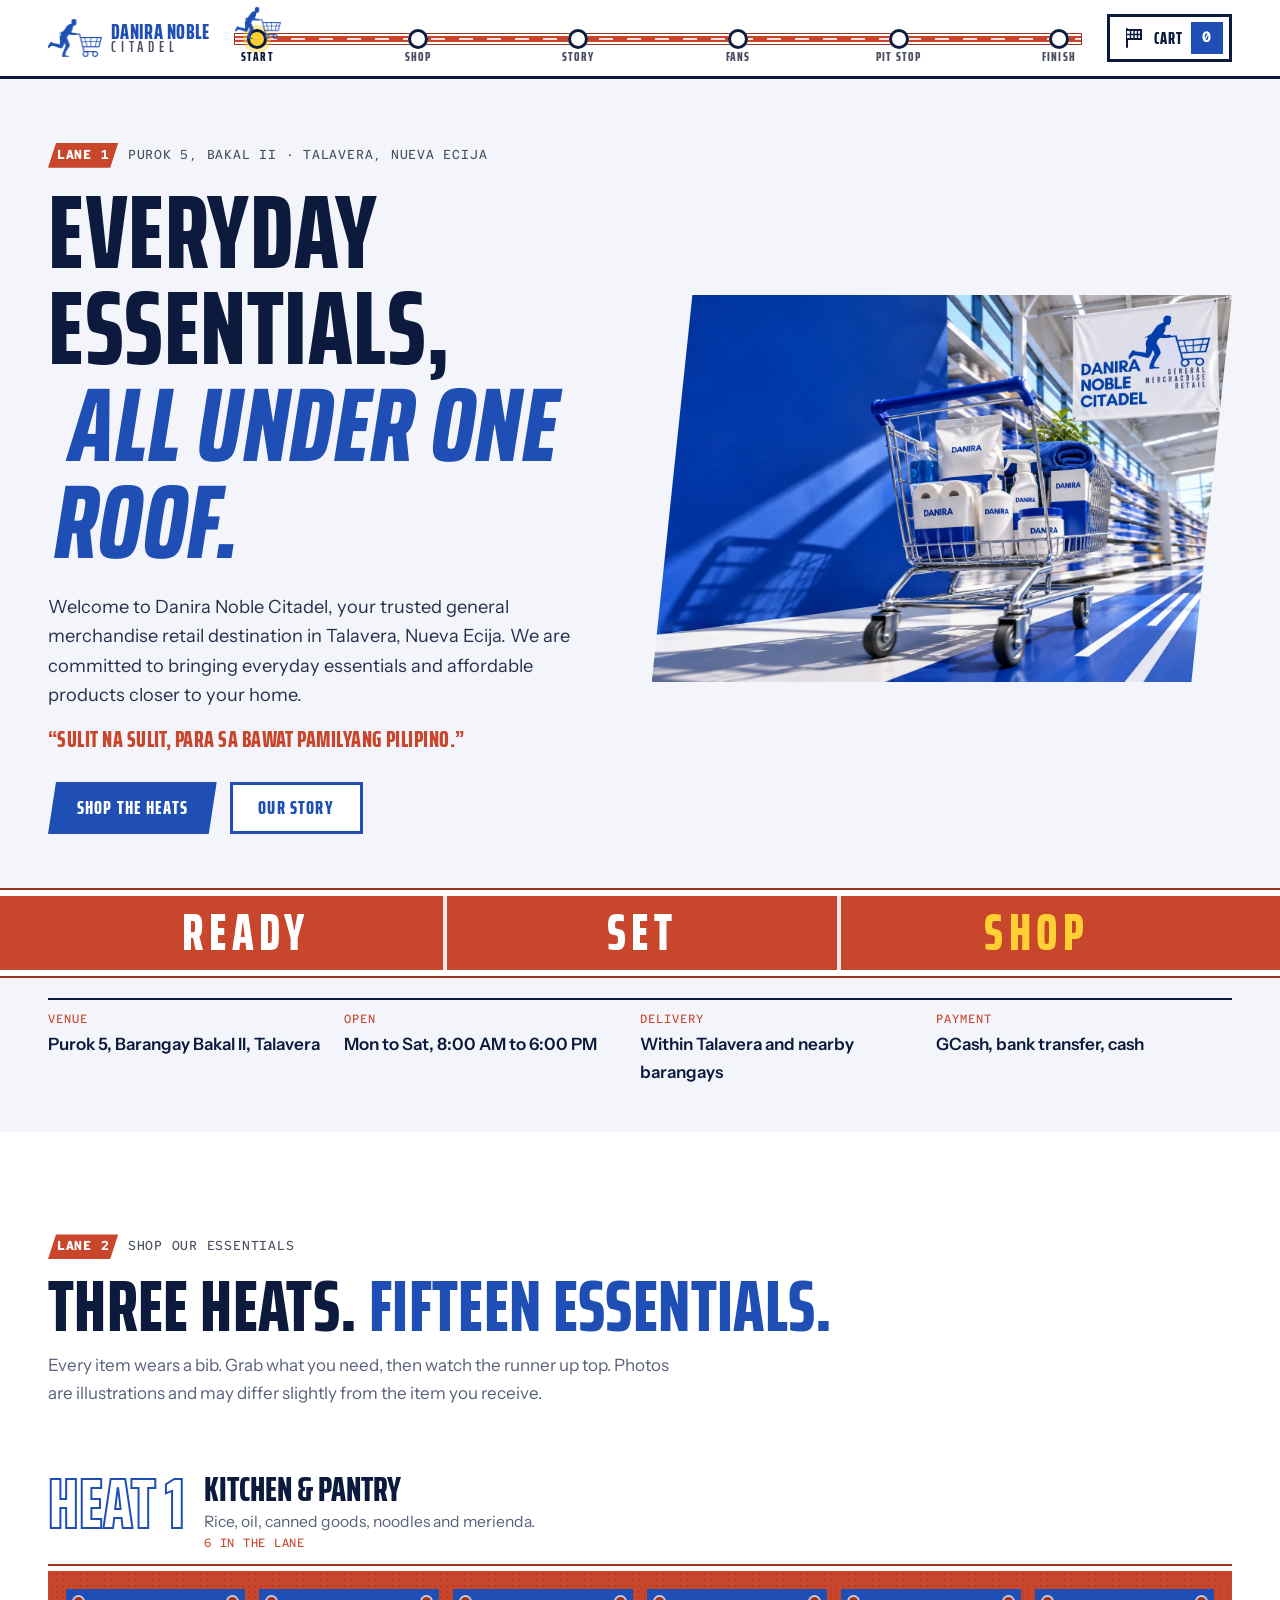
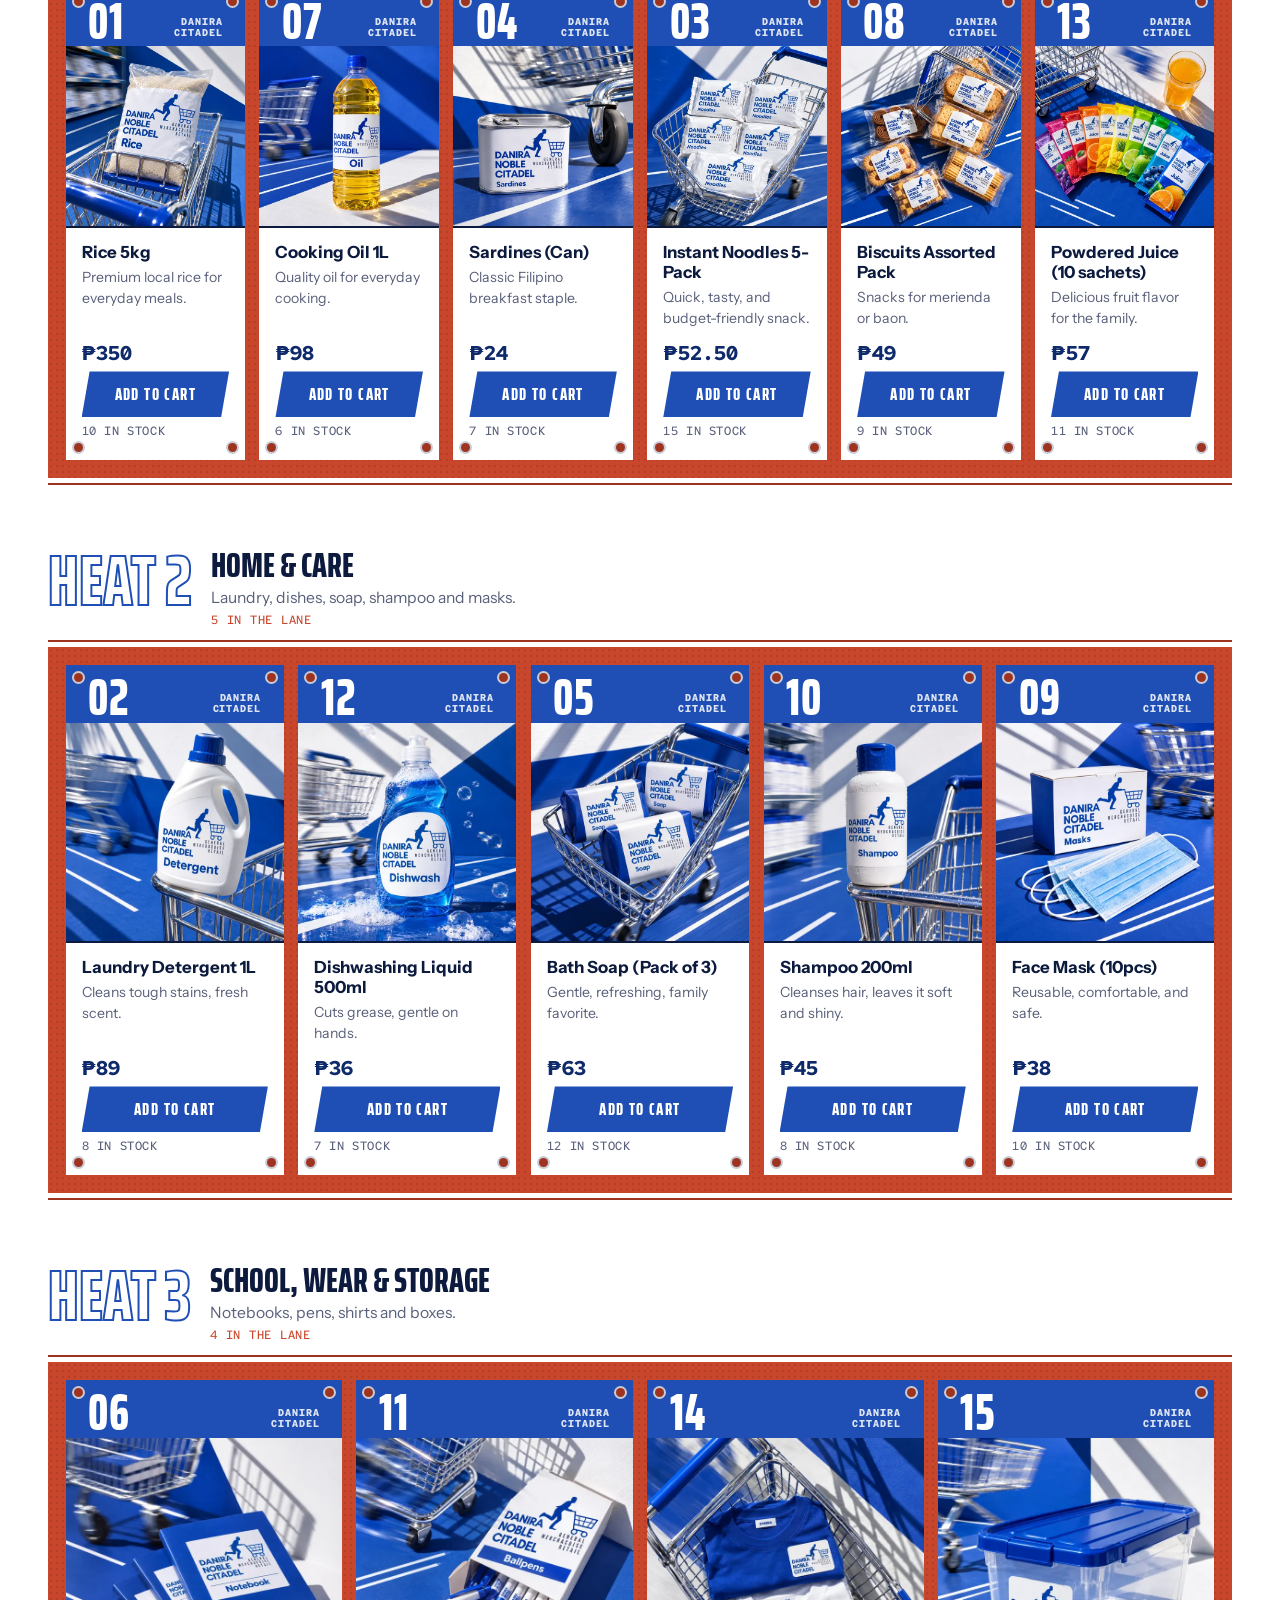
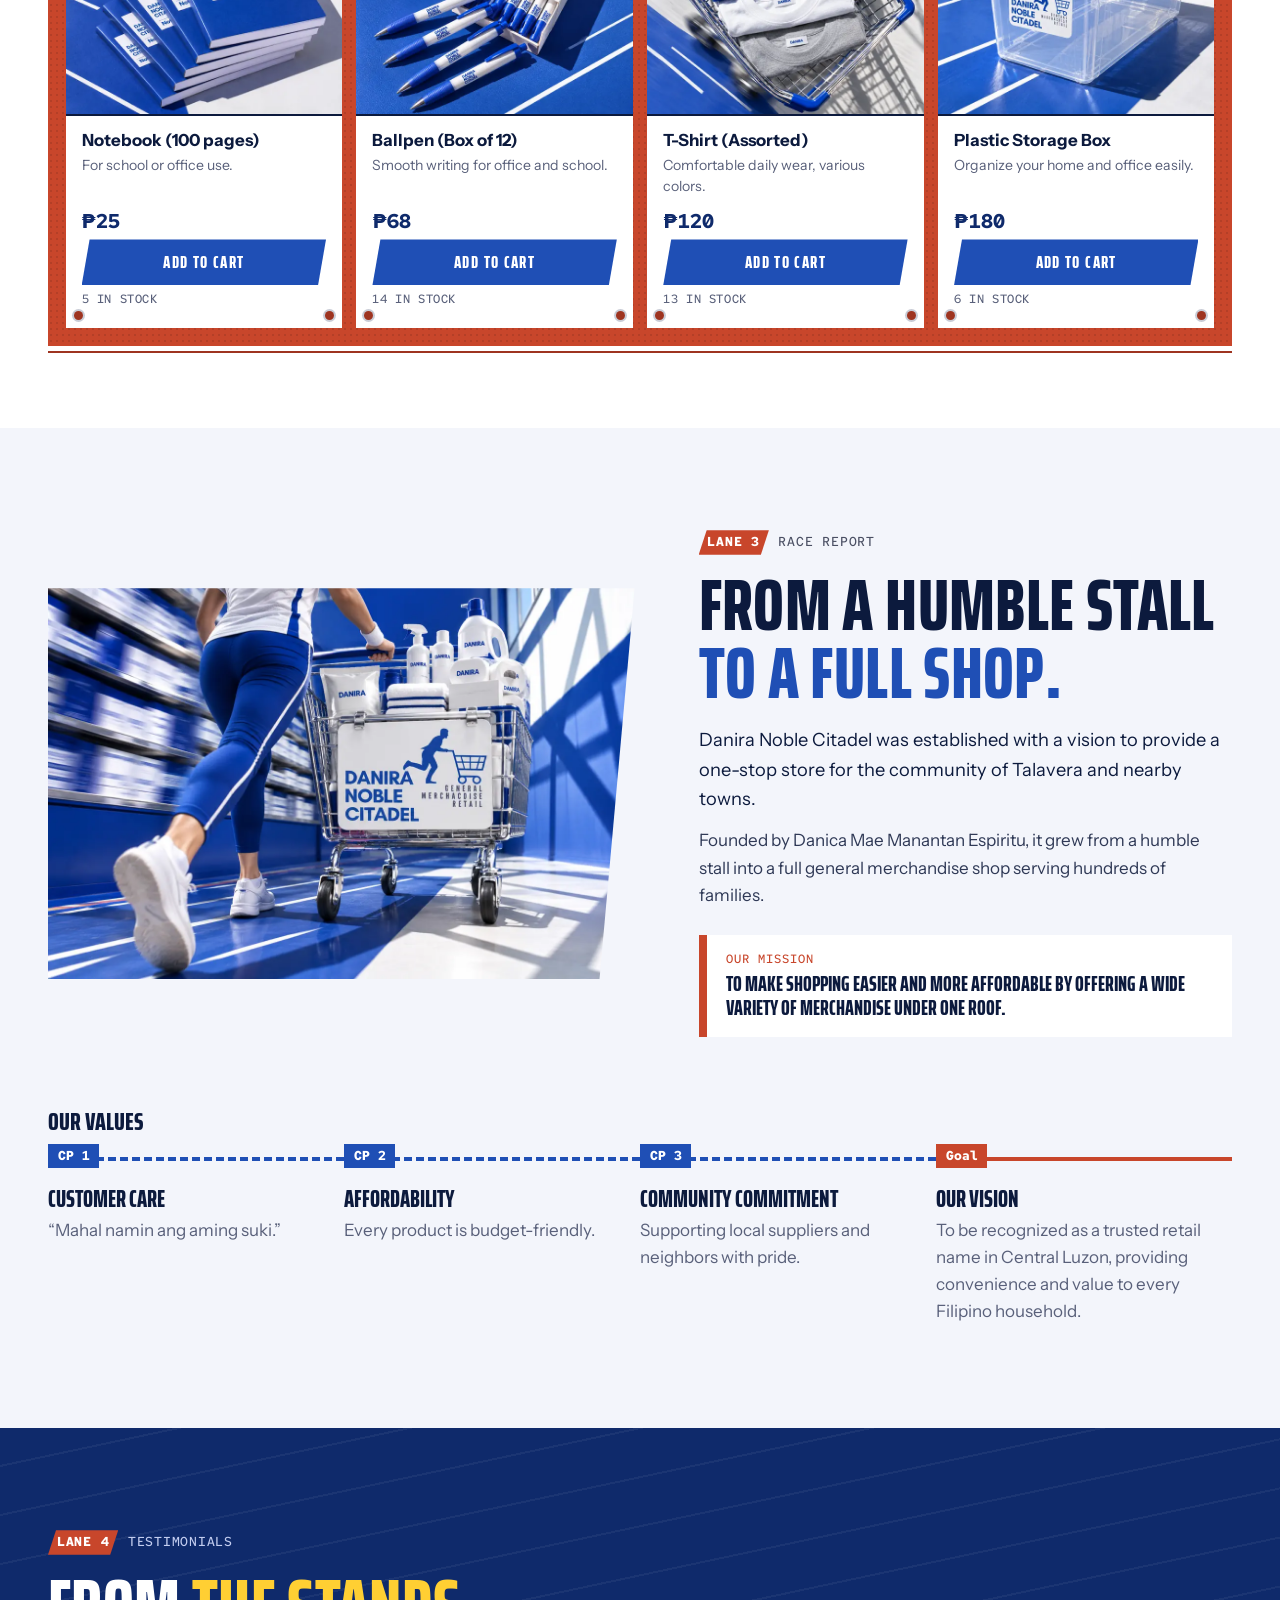
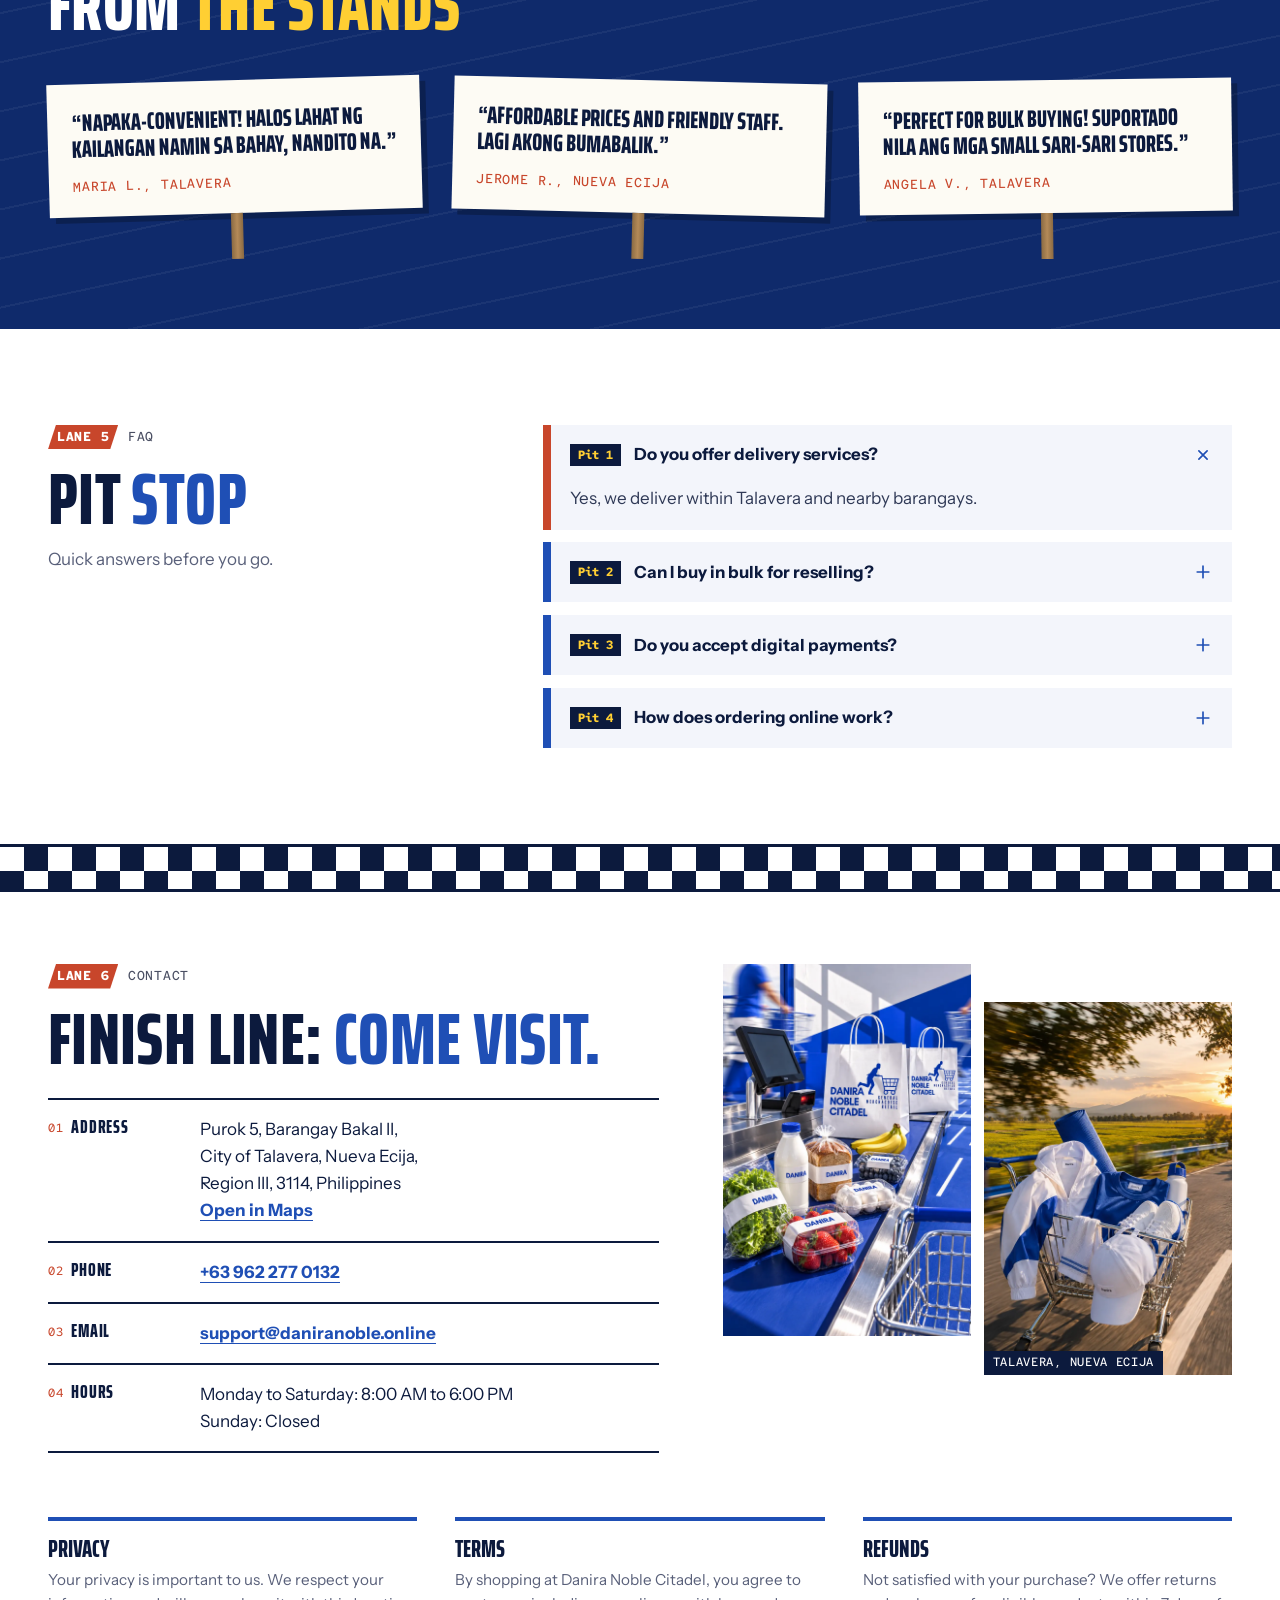
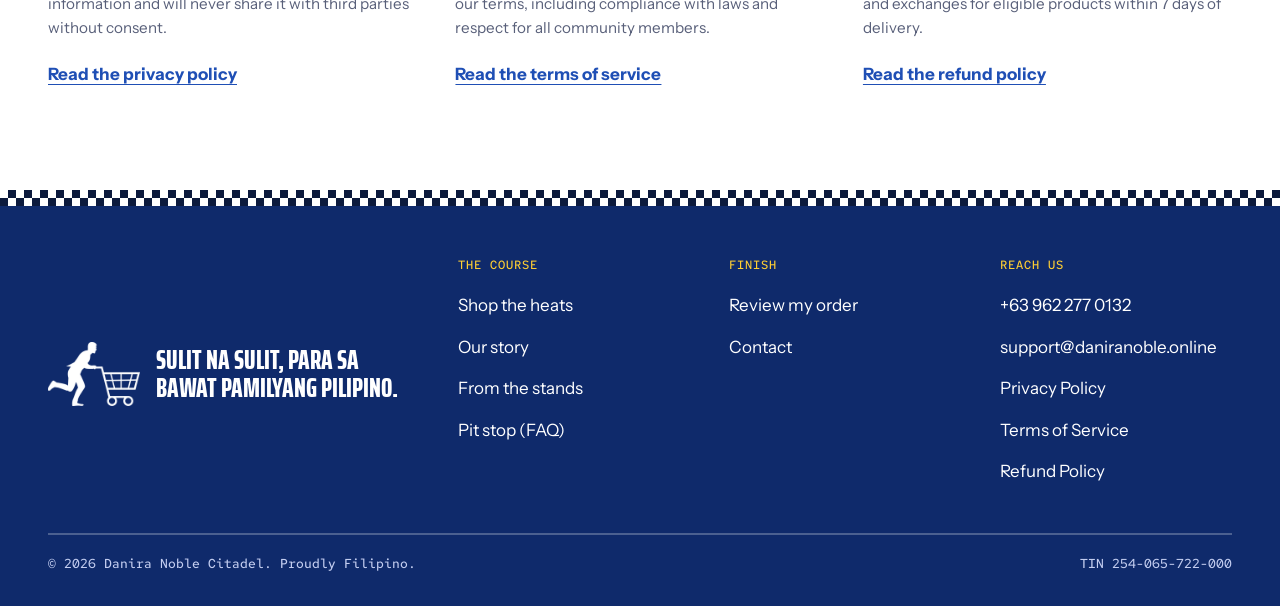
<file: index.html>
<!DOCTYPE html>
<html lang="en">
<head>
  <meta charset="UTF-8">
  <meta name="viewport" content="width=device-width, initial-scale=1">
  <title>Danira Noble Citadel | General Merchandise Store in Talavera, Nueva Ecija</title>
  <meta name="description" content="Danira Noble Citadel in Purok 5, Barangay Bakal II, Talavera, Nueva Ecija: everyday essentials and affordable general merchandise under one roof. Delivery within Talavera and nearby barangays.">
  <meta name="theme-color" content="#1f4fb5">
  <link rel="icon" type="image/png" href="image/site/favicon.png">
  <link rel="stylesheet" href="assets/fonts.css">
  <link rel="stylesheet" href="assets/site.css">
  <link rel="canonical" href="https://daniranoble.online/">
  <meta property="og:type" content="website">
  <meta property="og:title" content="Danira Noble Citadel">
  <meta property="og:description" content="Everyday essentials and affordable general merchandise in Talavera, Nueva Ecija. Sulit na sulit, para sa bawat pamilyang Pilipino.">
  <meta property="og:url" content="https://daniranoble.online/">
  <meta property="og:image" content="https://daniranoble.online/image/site/og.jpg">
  <script type="application/ld+json">{"@context":"https://schema.org","@type":"Store","name":"Danira Noble Citadel","url":"https://daniranoble.online/","email":"support@daniranoble.online","telephone":"+639622770132","image":"https://daniranoble.online/image/site/og.jpg","address":{"@type":"PostalAddress","streetAddress":"Purok 5, Barangay Bakal II","addressLocality":"City of Talavera","addressRegion":"Nueva Ecija","postalCode":"3114","addressCountry":"PH"},"openingHours":"Mo-Sa 08:00-18:00"}</script>
</head>
<body>
  <a class="skip-link" href="#main">Skip to content</a>
  <svg width="0" height="0" style="position:absolute" aria-hidden="true">
    <symbol id="i-menu" viewBox="0 0 24 24"><path d="M3 8h18M3 16h18"/></symbol>
    <symbol id="i-close" viewBox="0 0 24 24"><path d="m5 5 14 14M19 5 5 19"/></symbol>
    <symbol id="i-plus" viewBox="0 0 24 24"><path d="M12 5v14M5 12h14"/></symbol>
    <symbol id="i-minus" viewBox="0 0 24 24"><path d="M5 12h14"/></symbol>
  </svg>

  <header class="header" id="header">
    <div class="head wrap">
      <a href="index.html" class="brand" aria-label="Danira Noble Citadel, home"><img class="brand-mark" src="image/site/runner.webp" width="220" height="152" alt=""><span class="word"><span>Danira Noble</span><span>Citadel</span></span></a>
      <nav class="track" aria-label="Sections">
        <div class="track-line" aria-hidden="true"><span class="track-fill"></span></div>
        <ol class="laps"><li style="--k:0"><a href="#start" class="lap" data-lap="start"><span class="lap-dot" aria-hidden="true"></span><span class="lap-name">Start</span><span class="lap-num" aria-hidden="true">1</span></a></li><li style="--k:1"><a href="#shop" class="lap" data-lap="shop"><span class="lap-dot" aria-hidden="true"></span><span class="lap-name">Shop</span><span class="lap-num" aria-hidden="true">2</span></a></li><li style="--k:2"><a href="#story" class="lap" data-lap="story"><span class="lap-dot" aria-hidden="true"></span><span class="lap-name">Story</span><span class="lap-num" aria-hidden="true">3</span></a></li><li style="--k:3"><a href="#fans" class="lap" data-lap="fans"><span class="lap-dot" aria-hidden="true"></span><span class="lap-name">Fans</span><span class="lap-num" aria-hidden="true">4</span></a></li><li style="--k:4"><a href="#pit" class="lap" data-lap="pit"><span class="lap-dot" aria-hidden="true"></span><span class="lap-name">Pit stop</span><span class="lap-num" aria-hidden="true">5</span></a></li><li style="--k:5"><a href="#finish" class="lap" data-lap="finish"><span class="lap-dot" aria-hidden="true"></span><span class="lap-name">Finish</span><span class="lap-num" aria-hidden="true">6</span></a></li></ol>
        <span class="runner" aria-hidden="true"><img src="image/site/runner.webp" width="220" height="152" alt=""></span>
      </nav>
      <button class="cart-btn" id="cart-btn" aria-label="Open my cart"><svg class="flag" viewBox="0 0 24 24" aria-hidden="true"><path d="M5 21V3"/><path d="M5 4h14v9H5" class="flag-cloth"/><path d="M8.5 4v9M12 4v9M15.5 4v9M5 8.5h14" class="flag-grid"/></svg><span class="cart-word">Cart</span><span class="cart-count">0</span></button>
    </div>
  </header>

  <div class="cart-overlay" id="cart-overlay"></div>
  <aside class="cart-sidebar" id="cart-sidebar" aria-label="My cart">
    <div class="cart-head"><h2>Scoreboard</h2><button class="cart-close" id="cart-close-btn" aria-label="Close"><svg class="icon" aria-hidden="true"><use href="#i-close"/></svg></button></div>
    <div class="cart-items" id="cart-items"></div>
    <div class="cart-foot" id="cart-foot">
      <div class="cart-total"><span>Total, before delivery</span><span class="price" id="cart-total"></span></div>
      <button class="btn" id="checkout-btn">Review my order</button>
      <p>Nothing to pay yet. We confirm your order and the delivery fee first.</p>
    </div>
  </aside>
  <div class="visually-hidden" id="cart-live" aria-live="polite"></div>

  <main id="main">
    <section class="start" id="start" aria-labelledby="start-title">
      <div class="wrap start-grid">
        <div class="start-copy">
          <p class="kicker"><span>Lane 1</span> Purok 5, Bakal II · Talavera, Nueva Ecija</p>
          <h1 id="start-title"><span class="h-line">Everyday essentials,</span> <span class="h-line h-run">all under one roof.</span></h1>
          <p class="lede">Welcome to Danira Noble Citadel, your trusted general merchandise retail destination in Talavera, Nueva Ecija. We are committed to bringing everyday essentials and affordable products closer to your home.</p>
          <p class="quote" lang="tl">&ldquo;Sulit na sulit, para sa bawat pamilyang Pilipino.&rdquo;</p>
          <div class="hero-actions">
            <a href="#shop" class="btn">Shop the heats</a>
            <a href="#story" class="btn btn--line">Our story</a>
          </div>
        </div>
        <figure class="start-photo"><img src="image/site/hero-sprint.webp" width="1600" height="1067" fetchpriority="high" alt="A chrome shopping cart rolling down a bright cobalt and white store aisle."></figure>
      </div>
      <div class="startline" aria-hidden="true">
        <div class="wrap startline-in"><span class="go">Ready</span><span class="go">Set</span><span class="go go--last">Shop</span></div>
      </div>
      <dl class="wrap race-info">
        <div><dt>Venue</dt><dd>Purok 5, Barangay Bakal II, Talavera</dd></div>
        <div><dt>Open</dt><dd>Mon to Sat, 8:00 AM to 6:00 PM</dd></div>
        <div><dt>Delivery</dt><dd>Within Talavera and nearby barangays</dd></div>
        <div><dt>Payment</dt><dd>GCash, bank transfer, cash</dd></div>
      </dl>
    </section>

    <section class="shop" id="shop" aria-labelledby="shop-title">
      <div class="wrap shop-head">
        <p class="kicker"><span>Lane 2</span> Shop our essentials</p>
        <h2 id="shop-title">Three heats. <em>Fifteen essentials.</em></h2>
        <p>Every item wears a bib. Grab what you need, then watch the runner up top. Photos are illustrations and may differ slightly from the item you receive.</p>
      </div>
      <div class="wrap heats">
        <section class="heat" id="heat-1" aria-labelledby="heat-1-title">
          <header class="heat-head"><p class="heat-no">Heat 1</p><h3 id="heat-1-title">Kitchen &amp; pantry</h3><p>Rice, oil, canned goods, noodles and merienda.</p><p class="heat-count">6 in the lane</p></header>
          <div class="lane" style="--n:6" tabindex="0" aria-label="Kitchen and pantry, scroll sideways for more">
            <article class="item product-card bib" data-id="1" id="p1">
              <div class="bib-top"><span class="bib-no">01</span><span class="bib-meta">Danira<br>Citadel</span></div>
              <div class="item-photo"><img src="image/site/products/01-rice-5kg.webp" width="600" height="600" loading="lazy" alt="A five-kilo sack of rice in the child seat of a chrome shopping cart."></div>
              <div class="bib-body">
                <h4>Rice 5kg</h4>
                <p class="item-desc">Premium local rice for everyday meals.</p>
                <div class="buy">
                  <p class="item-price"><span class="cur">₱</span>350</p>
                  <button type="button" class="add-btn product-add">Add to cart</button>
                  <span class="stepper" hidden>
                    <button type="button" data-a="dec" aria-label="Remove one Rice 5kg"><svg class="icon" aria-hidden="true"><use href="#i-minus"/></svg></button>
                    <output aria-label="Quantity of Rice 5kg">1</output>
                    <button type="button" data-a="inc" aria-label="Add one more Rice 5kg"><svg class="icon" aria-hidden="true"><use href="#i-plus"/></svg></button>
                  </span>
                </div>
                <p class="stock">10 in stock</p>
              </div>
            </article>
            <article class="item product-card bib" data-id="7" id="p7">
              <div class="bib-top"><span class="bib-no">07</span><span class="bib-meta">Danira<br>Citadel</span></div>
              <div class="item-photo"><img src="image/site/products/07-cooking-oil-1l.webp" width="600" height="600" loading="lazy" alt="A one-litre bottle of golden cooking oil against a cobalt wall."></div>
              <div class="bib-body">
                <h4>Cooking Oil 1L</h4>
                <p class="item-desc">Quality oil for everyday cooking.</p>
                <div class="buy">
                  <p class="item-price"><span class="cur">₱</span>98</p>
                  <button type="button" class="add-btn product-add">Add to cart</button>
                  <span class="stepper" hidden>
                    <button type="button" data-a="dec" aria-label="Remove one Cooking Oil 1L"><svg class="icon" aria-hidden="true"><use href="#i-minus"/></svg></button>
                    <output aria-label="Quantity of Cooking Oil 1L">1</output>
                    <button type="button" data-a="inc" aria-label="Add one more Cooking Oil 1L"><svg class="icon" aria-hidden="true"><use href="#i-plus"/></svg></button>
                  </span>
                </div>
                <p class="stock">6 in stock</p>
              </div>
            </article>
            <article class="item product-card bib" data-id="4" id="p4">
              <div class="bib-top"><span class="bib-no">04</span><span class="bib-meta">Danira<br>Citadel</span></div>
              <div class="item-photo"><img src="image/site/products/04-sardines-can.webp" width="600" height="600" loading="lazy" alt="A can of sardines on a cobalt floor beside a cart wheel."></div>
              <div class="bib-body">
                <h4>Sardines (Can)</h4>
                <p class="item-desc">Classic Filipino breakfast staple.</p>
                <div class="buy">
                  <p class="item-price"><span class="cur">₱</span>24</p>
                  <button type="button" class="add-btn product-add">Add to cart</button>
                  <span class="stepper" hidden>
                    <button type="button" data-a="dec" aria-label="Remove one Sardines (Can)"><svg class="icon" aria-hidden="true"><use href="#i-minus"/></svg></button>
                    <output aria-label="Quantity of Sardines (Can)">1</output>
                    <button type="button" data-a="inc" aria-label="Add one more Sardines (Can)"><svg class="icon" aria-hidden="true"><use href="#i-plus"/></svg></button>
                  </span>
                </div>
                <p class="stock">7 in stock</p>
              </div>
            </article>
            <article class="item product-card bib" data-id="3" id="p3">
              <div class="bib-top"><span class="bib-no">03</span><span class="bib-meta">Danira<br>Citadel</span></div>
              <div class="item-photo"><img src="image/site/products/03-instant-noodles-5-pack.webp" width="600" height="600" loading="lazy" alt="Five instant noodle packs stacked in a cart basket."></div>
              <div class="bib-body">
                <h4>Instant Noodles 5-Pack</h4>
                <p class="item-desc">Quick, tasty, and budget-friendly snack.</p>
                <div class="buy">
                  <p class="item-price"><span class="cur">₱</span>52.50</p>
                  <button type="button" class="add-btn product-add">Add to cart</button>
                  <span class="stepper" hidden>
                    <button type="button" data-a="dec" aria-label="Remove one Instant Noodles 5-Pack"><svg class="icon" aria-hidden="true"><use href="#i-minus"/></svg></button>
                    <output aria-label="Quantity of Instant Noodles 5-Pack">1</output>
                    <button type="button" data-a="inc" aria-label="Add one more Instant Noodles 5-Pack"><svg class="icon" aria-hidden="true"><use href="#i-plus"/></svg></button>
                  </span>
                </div>
                <p class="stock">15 in stock</p>
              </div>
            </article>
            <article class="item product-card bib" data-id="8" id="p8">
              <div class="bib-top"><span class="bib-no">08</span><span class="bib-meta">Danira<br>Citadel</span></div>
              <div class="item-photo"><img src="image/site/products/08-biscuits-assorted-pack.webp" width="600" height="600" loading="lazy" alt="Assorted biscuits in plain packs spilling from a cart basket."></div>
              <div class="bib-body">
                <h4>Biscuits Assorted Pack</h4>
                <p class="item-desc">Snacks for merienda or baon.</p>
                <div class="buy">
                  <p class="item-price"><span class="cur">₱</span>49</p>
                  <button type="button" class="add-btn product-add">Add to cart</button>
                  <span class="stepper" hidden>
                    <button type="button" data-a="dec" aria-label="Remove one Biscuits Assorted Pack"><svg class="icon" aria-hidden="true"><use href="#i-minus"/></svg></button>
                    <output aria-label="Quantity of Biscuits Assorted Pack">1</output>
                    <button type="button" data-a="inc" aria-label="Add one more Biscuits Assorted Pack"><svg class="icon" aria-hidden="true"><use href="#i-plus"/></svg></button>
                  </span>
                </div>
                <p class="stock">9 in stock</p>
              </div>
            </article>
            <article class="item product-card bib" data-id="13" id="p13">
              <div class="bib-top"><span class="bib-no">13</span><span class="bib-meta">Danira<br>Citadel</span></div>
              <div class="item-photo"><img src="image/site/products/13-powdered-juice-10-sachets.webp" width="600" height="600" loading="lazy" alt="Ten colourful powdered juice sachets fanned out beside a glass of juice."></div>
              <div class="bib-body">
                <h4>Powdered Juice (10 sachets)</h4>
                <p class="item-desc">Delicious fruit flavor for the family.</p>
                <div class="buy">
                  <p class="item-price"><span class="cur">₱</span>57</p>
                  <button type="button" class="add-btn product-add">Add to cart</button>
                  <span class="stepper" hidden>
                    <button type="button" data-a="dec" aria-label="Remove one Powdered Juice (10 sachets)"><svg class="icon" aria-hidden="true"><use href="#i-minus"/></svg></button>
                    <output aria-label="Quantity of Powdered Juice (10 sachets)">1</output>
                    <button type="button" data-a="inc" aria-label="Add one more Powdered Juice (10 sachets)"><svg class="icon" aria-hidden="true"><use href="#i-plus"/></svg></button>
                  </span>
                </div>
                <p class="stock">11 in stock</p>
              </div>
            </article>
          </div>
        </section>
        <section class="heat" id="heat-2" aria-labelledby="heat-2-title">
          <header class="heat-head"><p class="heat-no">Heat 2</p><h3 id="heat-2-title">Home &amp; care</h3><p>Laundry, dishes, soap, shampoo and masks.</p><p class="heat-count">5 in the lane</p></header>
          <div class="lane" style="--n:5" tabindex="0" aria-label="Home and care, scroll sideways for more">
            <article class="item product-card bib" data-id="2" id="p2">
              <div class="bib-top"><span class="bib-no">02</span><span class="bib-meta">Danira<br>Citadel</span></div>
              <div class="item-photo"><img src="image/site/products/02-laundry-detergent-1l.webp" width="600" height="600" loading="lazy" alt="A one-litre bottle of liquid laundry detergent on the edge of a cart."></div>
              <div class="bib-body">
                <h4>Laundry Detergent 1L</h4>
                <p class="item-desc">Cleans tough stains, fresh scent.</p>
                <div class="buy">
                  <p class="item-price"><span class="cur">₱</span>89</p>
                  <button type="button" class="add-btn product-add">Add to cart</button>
                  <span class="stepper" hidden>
                    <button type="button" data-a="dec" aria-label="Remove one Laundry Detergent 1L"><svg class="icon" aria-hidden="true"><use href="#i-minus"/></svg></button>
                    <output aria-label="Quantity of Laundry Detergent 1L">1</output>
                    <button type="button" data-a="inc" aria-label="Add one more Laundry Detergent 1L"><svg class="icon" aria-hidden="true"><use href="#i-plus"/></svg></button>
                  </span>
                </div>
                <p class="stock">8 in stock</p>
              </div>
            </article>
            <article class="item product-card bib" data-id="12" id="p12">
              <div class="bib-top"><span class="bib-no">12</span><span class="bib-meta">Danira<br>Citadel</span></div>
              <div class="item-photo"><img src="image/site/products/12-dishwashing-liquid-500ml.webp" width="600" height="600" loading="lazy" alt="A 500 ml bottle of dishwashing liquid with bubbles."></div>
              <div class="bib-body">
                <h4>Dishwashing Liquid 500ml</h4>
                <p class="item-desc">Cuts grease, gentle on hands.</p>
                <div class="buy">
                  <p class="item-price"><span class="cur">₱</span>36</p>
                  <button type="button" class="add-btn product-add">Add to cart</button>
                  <span class="stepper" hidden>
                    <button type="button" data-a="dec" aria-label="Remove one Dishwashing Liquid 500ml"><svg class="icon" aria-hidden="true"><use href="#i-minus"/></svg></button>
                    <output aria-label="Quantity of Dishwashing Liquid 500ml">1</output>
                    <button type="button" data-a="inc" aria-label="Add one more Dishwashing Liquid 500ml"><svg class="icon" aria-hidden="true"><use href="#i-plus"/></svg></button>
                  </span>
                </div>
                <p class="stock">7 in stock</p>
              </div>
            </article>
            <article class="item product-card bib" data-id="5" id="p5">
              <div class="bib-top"><span class="bib-no">05</span><span class="bib-meta">Danira<br>Citadel</span></div>
              <div class="item-photo"><img src="image/site/products/05-bath-soap-pack-of-3.webp" width="600" height="600" loading="lazy" alt="Three wrapped bath soap bars in a cart basket."></div>
              <div class="bib-body">
                <h4>Bath Soap (Pack of 3)</h4>
                <p class="item-desc">Gentle, refreshing, family favorite.</p>
                <div class="buy">
                  <p class="item-price"><span class="cur">₱</span>63</p>
                  <button type="button" class="add-btn product-add">Add to cart</button>
                  <span class="stepper" hidden>
                    <button type="button" data-a="dec" aria-label="Remove one Bath Soap (Pack of 3)"><svg class="icon" aria-hidden="true"><use href="#i-minus"/></svg></button>
                    <output aria-label="Quantity of Bath Soap (Pack of 3)">1</output>
                    <button type="button" data-a="inc" aria-label="Add one more Bath Soap (Pack of 3)"><svg class="icon" aria-hidden="true"><use href="#i-plus"/></svg></button>
                  </span>
                </div>
                <p class="stock">12 in stock</p>
              </div>
            </article>
            <article class="item product-card bib" data-id="10" id="p10">
              <div class="bib-top"><span class="bib-no">10</span><span class="bib-meta">Danira<br>Citadel</span></div>
              <div class="item-photo"><img src="image/site/products/10-shampoo-200ml.webp" width="600" height="600" loading="lazy" alt="A 200 ml shampoo bottle on the edge of a cart."></div>
              <div class="bib-body">
                <h4>Shampoo 200ml</h4>
                <p class="item-desc">Cleanses hair, leaves it soft and shiny.</p>
                <div class="buy">
                  <p class="item-price"><span class="cur">₱</span>45</p>
                  <button type="button" class="add-btn product-add">Add to cart</button>
                  <span class="stepper" hidden>
                    <button type="button" data-a="dec" aria-label="Remove one Shampoo 200ml"><svg class="icon" aria-hidden="true"><use href="#i-minus"/></svg></button>
                    <output aria-label="Quantity of Shampoo 200ml">1</output>
                    <button type="button" data-a="inc" aria-label="Add one more Shampoo 200ml"><svg class="icon" aria-hidden="true"><use href="#i-plus"/></svg></button>
                  </span>
                </div>
                <p class="stock">8 in stock</p>
              </div>
            </article>
            <article class="item product-card bib" data-id="9" id="p9">
              <div class="bib-top"><span class="bib-no">09</span><span class="bib-meta">Danira<br>Citadel</span></div>
              <div class="item-photo"><img src="image/site/products/09-face-mask-10pcs.webp" width="600" height="600" loading="lazy" alt="A box of ten face masks with a few fanned out."></div>
              <div class="bib-body">
                <h4>Face Mask (10pcs)</h4>
                <p class="item-desc">Reusable, comfortable, and safe.</p>
                <div class="buy">
                  <p class="item-price"><span class="cur">₱</span>38</p>
                  <button type="button" class="add-btn product-add">Add to cart</button>
                  <span class="stepper" hidden>
                    <button type="button" data-a="dec" aria-label="Remove one Face Mask (10pcs)"><svg class="icon" aria-hidden="true"><use href="#i-minus"/></svg></button>
                    <output aria-label="Quantity of Face Mask (10pcs)">1</output>
                    <button type="button" data-a="inc" aria-label="Add one more Face Mask (10pcs)"><svg class="icon" aria-hidden="true"><use href="#i-plus"/></svg></button>
                  </span>
                </div>
                <p class="stock">10 in stock</p>
              </div>
            </article>
          </div>
        </section>
        <section class="heat" id="heat-3" aria-labelledby="heat-3-title">
          <header class="heat-head"><p class="heat-no">Heat 3</p><h3 id="heat-3-title">School, wear &amp; storage</h3><p>Notebooks, pens, shirts and boxes.</p><p class="heat-count">4 in the lane</p></header>
          <div class="lane" style="--n:4" tabindex="0" aria-label="School, wear and storage, scroll sideways for more">
            <article class="item product-card bib" data-id="6" id="p6">
              <div class="bib-top"><span class="bib-no">06</span><span class="bib-meta">Danira<br>Citadel</span></div>
              <div class="item-photo"><img src="image/site/products/06-notebook-100-pages.webp" width="600" height="600" loading="lazy" alt="A stack of hundred-page notebooks with cobalt covers."></div>
              <div class="bib-body">
                <h4>Notebook (100 pages)</h4>
                <p class="item-desc">For school or office use.</p>
                <div class="buy">
                  <p class="item-price"><span class="cur">₱</span>25</p>
                  <button type="button" class="add-btn product-add">Add to cart</button>
                  <span class="stepper" hidden>
                    <button type="button" data-a="dec" aria-label="Remove one Notebook (100 pages)"><svg class="icon" aria-hidden="true"><use href="#i-minus"/></svg></button>
                    <output aria-label="Quantity of Notebook (100 pages)">1</output>
                    <button type="button" data-a="inc" aria-label="Add one more Notebook (100 pages)"><svg class="icon" aria-hidden="true"><use href="#i-plus"/></svg></button>
                  </span>
                </div>
                <p class="stock">5 in stock</p>
              </div>
            </article>
            <article class="item product-card bib" data-id="11" id="p11">
              <div class="bib-top"><span class="bib-no">11</span><span class="bib-meta">Danira<br>Citadel</span></div>
              <div class="item-photo"><img src="image/site/products/11-ballpen-box-of-12.webp" width="600" height="600" loading="lazy" alt="A box of twelve ballpens with a few spilling out."></div>
              <div class="bib-body">
                <h4>Ballpen (Box of 12)</h4>
                <p class="item-desc">Smooth writing for office and school.</p>
                <div class="buy">
                  <p class="item-price"><span class="cur">₱</span>68</p>
                  <button type="button" class="add-btn product-add">Add to cart</button>
                  <span class="stepper" hidden>
                    <button type="button" data-a="dec" aria-label="Remove one Ballpen (Box of 12)"><svg class="icon" aria-hidden="true"><use href="#i-minus"/></svg></button>
                    <output aria-label="Quantity of Ballpen (Box of 12)">1</output>
                    <button type="button" data-a="inc" aria-label="Add one more Ballpen (Box of 12)"><svg class="icon" aria-hidden="true"><use href="#i-plus"/></svg></button>
                  </span>
                </div>
                <p class="stock">14 in stock</p>
              </div>
            </article>
            <article class="item product-card bib" data-id="14" id="p14">
              <div class="bib-top"><span class="bib-no">14</span><span class="bib-meta">Danira<br>Citadel</span></div>
              <div class="item-photo"><img src="image/site/products/14-t-shirt-assorted.webp" width="600" height="600" loading="lazy" alt="Folded t-shirts in cobalt, white and grey stacked in a cart basket."></div>
              <div class="bib-body">
                <h4>T-Shirt (Assorted)</h4>
                <p class="item-desc">Comfortable daily wear, various colors.</p>
                <div class="buy">
                  <p class="item-price"><span class="cur">₱</span>120</p>
                  <button type="button" class="add-btn product-add">Add to cart</button>
                  <span class="stepper" hidden>
                    <button type="button" data-a="dec" aria-label="Remove one T-Shirt (Assorted)"><svg class="icon" aria-hidden="true"><use href="#i-minus"/></svg></button>
                    <output aria-label="Quantity of T-Shirt (Assorted)">1</output>
                    <button type="button" data-a="inc" aria-label="Add one more T-Shirt (Assorted)"><svg class="icon" aria-hidden="true"><use href="#i-plus"/></svg></button>
                  </span>
                </div>
                <p class="stock">13 in stock</p>
              </div>
            </article>
            <article class="item product-card bib" data-id="15" id="p15">
              <div class="bib-top"><span class="bib-no">15</span><span class="bib-meta">Danira<br>Citadel</span></div>
              <div class="item-photo"><img src="image/site/products/15-plastic-storage-box.webp" width="600" height="600" loading="lazy" alt="A large clear plastic storage box with a cobalt lid."></div>
              <div class="bib-body">
                <h4>Plastic Storage Box</h4>
                <p class="item-desc">Organize your home and office easily.</p>
                <div class="buy">
                  <p class="item-price"><span class="cur">₱</span>180</p>
                  <button type="button" class="add-btn product-add">Add to cart</button>
                  <span class="stepper" hidden>
                    <button type="button" data-a="dec" aria-label="Remove one Plastic Storage Box"><svg class="icon" aria-hidden="true"><use href="#i-minus"/></svg></button>
                    <output aria-label="Quantity of Plastic Storage Box">1</output>
                    <button type="button" data-a="inc" aria-label="Add one more Plastic Storage Box"><svg class="icon" aria-hidden="true"><use href="#i-plus"/></svg></button>
                  </span>
                </div>
                <p class="stock">6 in stock</p>
              </div>
            </article>
          </div>
        </section>
      </div>
    </section>

    <section class="story" id="story" aria-labelledby="story-title">
      <div class="wrap story-grid">
        <figure class="story-photo"><img src="image/site/editorial/cart-run.webp" width="1200" height="800" loading="lazy" alt="A shopper seen from behind pushing a loaded cart down a cobalt aisle."></figure>
        <div class="story-copy">
          <p class="kicker"><span>Lane 3</span> Race report</p>
          <h2 id="story-title">From a humble stall <em>to a full shop.</em></h2>
          <p class="lede">Danira Noble Citadel was established with a vision to provide a one-stop store for the community of Talavera and nearby towns.</p>
          <p>Founded by Danica Mae Manantan Espiritu, it grew from a humble stall into a full general merchandise shop serving hundreds of families.</p>
          <div class="mission"><h3>Our mission</h3><p>To make shopping easier and more affordable by offering a wide variety of merchandise under one roof.</p></div>
        </div>
      </div>
      <div class="wrap course">
        <h3 class="course-title">Our values</h3>
        <ol class="checkpoints">
          <li><span class="cp">CP 1</span><h4>Customer Care</h4><p lang="tl">&ldquo;Mahal namin ang aming suki.&rdquo;</p></li>
          <li><span class="cp">CP 2</span><h4>Affordability</h4><p>Every product is budget-friendly.</p></li>
          <li><span class="cp">CP 3</span><h4>Community Commitment</h4><p>Supporting local suppliers and neighbors with pride.</p></li>
          <li class="cp-goal"><span class="cp">Goal</span><h4>Our vision</h4><p>To be recognized as a trusted retail name in Central Luzon, providing convenience and value to every Filipino household.</p></li>
        </ol>
      </div>
    </section>

    <section class="fans" id="fans" aria-labelledby="fans-title">
      <div class="wrap">
        <p class="kicker"><span>Lane 4</span> Testimonials</p>
        <h2 id="fans-title">From <em>the stands</em></h2>
        <div class="placards">
          <figure class="placard"><blockquote lang="tl"><p>&ldquo;Napaka-convenient! Halos lahat ng kailangan namin sa bahay, nandito na.&rdquo;</p></blockquote><figcaption>Maria L., Talavera</figcaption></figure>
          <figure class="placard"><blockquote><p>&ldquo;Affordable prices and friendly staff. <span lang="tl">Lagi akong bumabalik.</span>&rdquo;</p></blockquote><figcaption>Jerome R., Nueva Ecija</figcaption></figure>
          <figure class="placard"><blockquote><p>&ldquo;Perfect for bulk buying! <span lang="tl">Suportado nila ang mga small sari-sari stores.</span>&rdquo;</p></blockquote><figcaption>Angela V., Talavera</figcaption></figure>
        </div>
      </div>
    </section>

    <section class="pit" id="pit" aria-labelledby="pit-title">
      <div class="wrap pit-grid">
        <div><p class="kicker"><span>Lane 5</span> FAQ</p><h2 id="pit-title">Pit <em>stop</em></h2><p class="pit-sub">Quick answers before you go.</p></div>
        <div class="pit-list">
          <details open><summary><span class="pit-no">Pit 1</span>Do you offer delivery services?<svg class="icon" aria-hidden="true"><use href="#i-plus"/></svg></summary><p>Yes, we deliver within Talavera and nearby barangays.</p></details>
          <details><summary><span class="pit-no">Pit 2</span>Can I buy in bulk for reselling?<svg class="icon" aria-hidden="true"><use href="#i-plus"/></svg></summary><p>Absolutely. We support sari-sari stores and bulk buyers with special pricing.</p></details>
          <details><summary><span class="pit-no">Pit 3</span>Do you accept digital payments?<svg class="icon" aria-hidden="true"><use href="#i-plus"/></svg></summary><p>Yes, we accept GCash, bank transfers, and cash payments.</p></details>
          <details><summary><span class="pit-no">Pit 4</span>How does ordering online work?<svg class="icon" aria-hidden="true"><use href="#i-plus"/></svg></summary><p>Add items to your cart and send your order. Our team confirms availability, the delivery fee and the total with you before you pay.</p></details>
        </div>
      </div>
    </section>

    <section class="finish" id="finish" aria-labelledby="finish-title">
      <div class="checker" aria-hidden="true"></div>
      <div class="wrap finish-grid">
        <div>
          <p class="kicker"><span>Lane 6</span> Contact</p>
          <h2 id="finish-title">Finish line: <em>come visit.</em></h2>
          <table class="results">
            <caption class="visually-hidden">Store details</caption>
            <tbody>
              <tr><th scope="row"><span>01</span>Address</th><td>Purok 5, Barangay Bakal II,<br>City of Talavera, Nueva Ecija,<br>Region III, 3114, Philippines<br><a href="https://www.google.com/maps/search/?api=1&amp;query=Purok+5+Bakal+II+Talavera+Nueva+Ecija" rel="noopener">Open in Maps</a></td></tr>
              <tr><th scope="row"><span>02</span>Phone</th><td><a href="tel:+639622770132">+63 962 277 0132</a></td></tr>
              <tr><th scope="row"><span>03</span>Email</th><td><a href="mailto:support@daniranoble.online">support@daniranoble.online</a></td></tr>
              <tr><th scope="row"><span>04</span>Hours</th><td>Monday to Saturday: 8:00 AM to 6:00 PM<br>Sunday: Closed</td></tr>
            </tbody>
          </table>
        </div>
        <div class="finish-photos">
          <figure><img src="image/site/editorial/checkout-lane.webp" width="1200" height="1800" loading="lazy" alt="A checkout lane with a cobalt conveyor belt and groceries in paper bags."></figure>
          <figure><img src="image/site/editorial/talavera-fields.webp" width="1200" height="1800" loading="lazy" alt="Rice fields in Nueva Ecija at golden hour beside a provincial road."><figcaption>Talavera, Nueva Ecija</figcaption></figure>
        </div>
      </div>
      <ul class="wrap rules" aria-label="Policies">
        <li><h3>Privacy</h3><p>Your privacy is important to us. We respect your information and will never share it with third parties without consent.</p><a href="privacy-policy.html">Read the privacy policy</a></li>
        <li><h3>Terms</h3><p>By shopping at Danira Noble Citadel, you agree to our terms, including compliance with laws and respect for all community members.</p><a href="terms.html">Read the terms of service</a></li>
        <li><h3>Refunds</h3><p>Not satisfied with your purchase? We offer returns and exchanges for eligible products within 7 days of delivery.</p><a href="refund-policy.html">Read the refund policy</a></li>
      </ul>
    </section>
  </main>

  <footer class="footer">
    <div class="wrap footer-top">
      <p class="footer-line"><img class="foot-mark" src="image/site/runner-white.webp" width="220" height="152" alt=""><span lang="tl">Sulit na sulit, para sa bawat pamilyang Pilipino.</span></p>
      <div><h2>The course</h2><ul><li><a href="index.html#shop">Shop the heats</a></li><li><a href="index.html#story">Our story</a></li><li><a href="index.html#fans">From the stands</a></li><li><a href="index.html#pit">Pit stop (FAQ)</a></li></ul></div>
      <div><h2>Finish</h2><ul><li><a href="order-summary.html">Review my order</a></li><li><a href="index.html#finish">Contact</a></li></ul></div>
      <div><h2>Reach us</h2><ul><li><a href="tel:+639622770132">+63 962 277 0132</a></li><li><a href="mailto:support@daniranoble.online">support@daniranoble.online</a></li><li><a href="privacy-policy.html">Privacy Policy</a></li><li><a href="terms.html">Terms of Service</a></li><li><a href="refund-policy.html">Refund Policy</a></li></ul></div>
    </div>
    <div class="wrap footer-bottom"><span>&copy; <span class="footer-year">2026</span> Danira Noble Citadel. Proudly Filipino.</span><span>TIN 254-065-722-000</span></div>
  </footer>
  <script src="assets/site.js"></script>
</body>
</html>
</file>
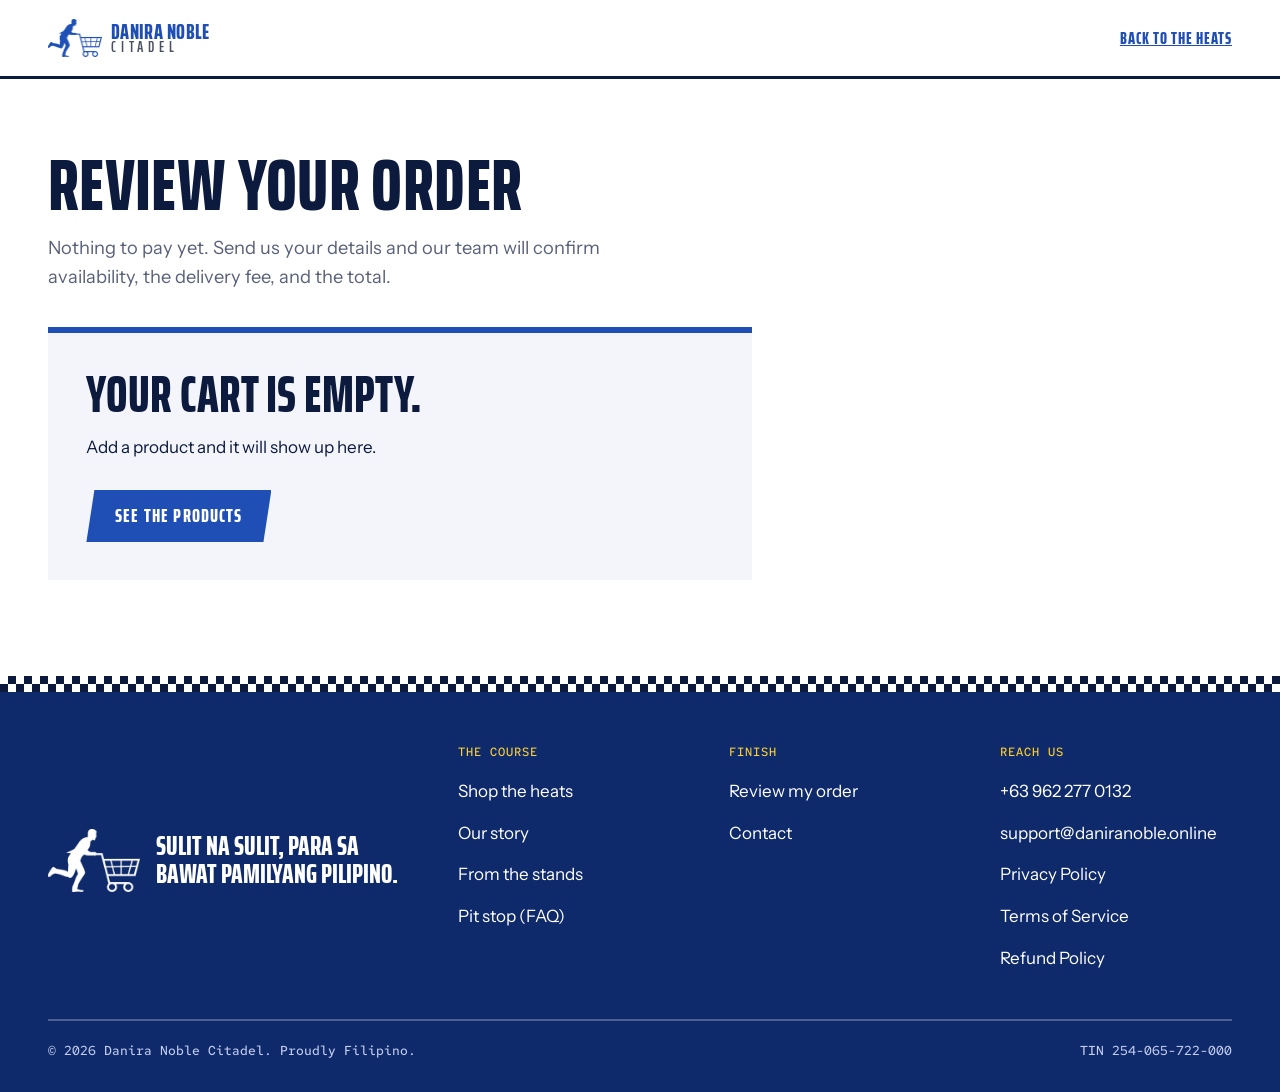
<file: order-summary.html>
<!DOCTYPE html>
<html lang="en">
<head>
  <meta charset="UTF-8">
  <meta name="viewport" content="width=device-width, initial-scale=1">
  <title>Review your order | Danira Noble Citadel</title>
  <meta name="theme-color" content="#1f4fb5">
  <link rel="icon" type="image/png" href="image/site/favicon.png">
  <link rel="stylesheet" href="assets/fonts.css">
  <link rel="stylesheet" href="assets/site.css">
  <meta name="robots" content="noindex">
</head>
<body>
  <a class="skip-link" href="#main">Skip to content</a>
  <svg width="0" height="0" style="position:absolute" aria-hidden="true">
    <symbol id="i-menu" viewBox="0 0 24 24"><path d="M3 8h18M3 16h18"/></symbol>
    <symbol id="i-close" viewBox="0 0 24 24"><path d="m5 5 14 14M19 5 5 19"/></symbol>
    <symbol id="i-plus" viewBox="0 0 24 24"><path d="M12 5v14M5 12h14"/></symbol>
    <symbol id="i-minus" viewBox="0 0 24 24"><path d="M5 12h14"/></symbol>
  </svg>

  <header class="header header--plain">
    <div class="head wrap">
      <a href="index.html" class="brand" aria-label="Danira Noble Citadel, home"><img class="brand-mark" src="image/site/runner.webp" width="220" height="152" alt=""><span class="word"><span>Danira Noble</span><span>Citadel</span></span></a>
      <a href="index.html#shop" class="back-link">Back to the heats</a>
    </div>
  </header>
  <main id="main" class="order-page">
    <div class="wrap">
      <div id="order-intro" class="order-intro">
        <h1>Review your order</h1>
        <p class="lede">Nothing to pay yet. Send us your details and our team will confirm availability, the delivery fee, and the total.</p>
      </div>
      <div class="order" id="order-layout">
        <section class="order-form" aria-labelledby="details-title">
          <h2 id="details-title">Your details</h2>
          <form id="checkout-form">
            <div class="field"><label for="customer-name">Full name</label><input type="text" id="customer-name" required maxlength="80" autocomplete="name" aria-describedby="customer-name-error"><p class="field-error" id="customer-name-error"></p></div>
            <div class="field"><label for="customer-contact">Mobile number</label><input type="tel" id="customer-contact" required pattern="09\d{9}|\+639\d{9}" maxlength="13" autocomplete="tel" inputmode="tel" aria-describedby="customer-contact-hint customer-contact-error"><p class="field-hint" id="customer-contact-hint">Example: 09171234567 or +639171234567</p><p class="field-error" id="customer-contact-error"></p></div>
            <div class="field"><label for="customer-email">Email address <span>(optional)</span></label><input type="email" id="customer-email" maxlength="120" autocomplete="email"></div>
            <div class="field"><label for="customer-address">Delivery address</label><textarea id="customer-address" rows="3" required maxlength="180" autocomplete="street-address" aria-describedby="customer-address-error"></textarea><p class="field-error" id="customer-address-error"></p></div>
            <div class="field"><label for="customer-payment">Payment method</label><select id="customer-payment" required aria-describedby="customer-payment-error"><option value="" disabled selected>Select a payment method</option><option>Cash</option><option>GCash</option><option>Bank Transfer</option></select><p class="field-error" id="customer-payment-error"></p></div>
            <div class="field"><label for="customer-notes">Notes <span>(optional)</span></label><textarea id="customer-notes" rows="2" maxlength="300"></textarea></div>
            <button type="submit" class="btn order-submit" id="checkout-btn-submit">Send my order</button>
          </form>
        </section>
        <aside class="summary" aria-labelledby="summary-title">
          <h2 id="summary-title">Your scoreboard</h2>
          <table id="summary-cart-list"><thead class="visually-hidden"><tr><th scope="col">Item</th><th scope="col">Subtotal</th></tr></thead><tbody id="summary-cart-body"></tbody></table>
          <div class="summary-total"><span>Total, before delivery</span><span class="price" id="summary-cart-total"></span></div>
          <p class="summary-note"><a href="index.html#shop">Change my order</a></p>
        </aside>
      </div>
      <div class="sent" id="order-empty" hidden>
        <h2>Your cart is empty.</h2>
        <p>Add a product and it will show up here.</p>
        <div class="hero-actions"><a class="btn" href="index.html#shop">See the products</a></div>
      </div>
      <div class="sent" id="order-sent" hidden>
        <h2 id="order-sent-title" tabindex="-1">One last step: send your order.</h2>
        <p>Your email app should open with your order written out. Press send there, and our team will contact you to confirm it.</p>
        <div class="hero-actions">
          <a class="btn" id="sent-email" href="mailto:support@daniranoble.online">Open the email again</a>
          <a class="btn btn--line" href="tel:+639622770132">Call +63 962 277 0132</a>
        </div>
        <div class="sent-copy"><button type="button" class="btn btn--line" id="sent-copy-btn">Copy my order</button><pre id="sent-text"></pre></div>
      </div>
    </div>
  </main>
  <footer class="footer">
    <div class="wrap footer-top">
      <p class="footer-line"><img class="foot-mark" src="image/site/runner-white.webp" width="220" height="152" alt=""><span lang="tl">Sulit na sulit, para sa bawat pamilyang Pilipino.</span></p>
      <div><h2>The course</h2><ul><li><a href="index.html#shop">Shop the heats</a></li><li><a href="index.html#story">Our story</a></li><li><a href="index.html#fans">From the stands</a></li><li><a href="index.html#pit">Pit stop (FAQ)</a></li></ul></div>
      <div><h2>Finish</h2><ul><li><a href="order-summary.html">Review my order</a></li><li><a href="index.html#finish">Contact</a></li></ul></div>
      <div><h2>Reach us</h2><ul><li><a href="tel:+639622770132">+63 962 277 0132</a></li><li><a href="mailto:support@daniranoble.online">support@daniranoble.online</a></li><li><a href="privacy-policy.html">Privacy Policy</a></li><li><a href="terms.html">Terms of Service</a></li><li><a href="refund-policy.html">Refund Policy</a></li></ul></div>
    </div>
    <div class="wrap footer-bottom"><span>&copy; <span class="footer-year">2026</span> Danira Noble Citadel. Proudly Filipino.</span><span>TIN 254-065-722-000</span></div>
  </footer>
  <script src="assets/site.js"></script>
</body>
</html>
</file>
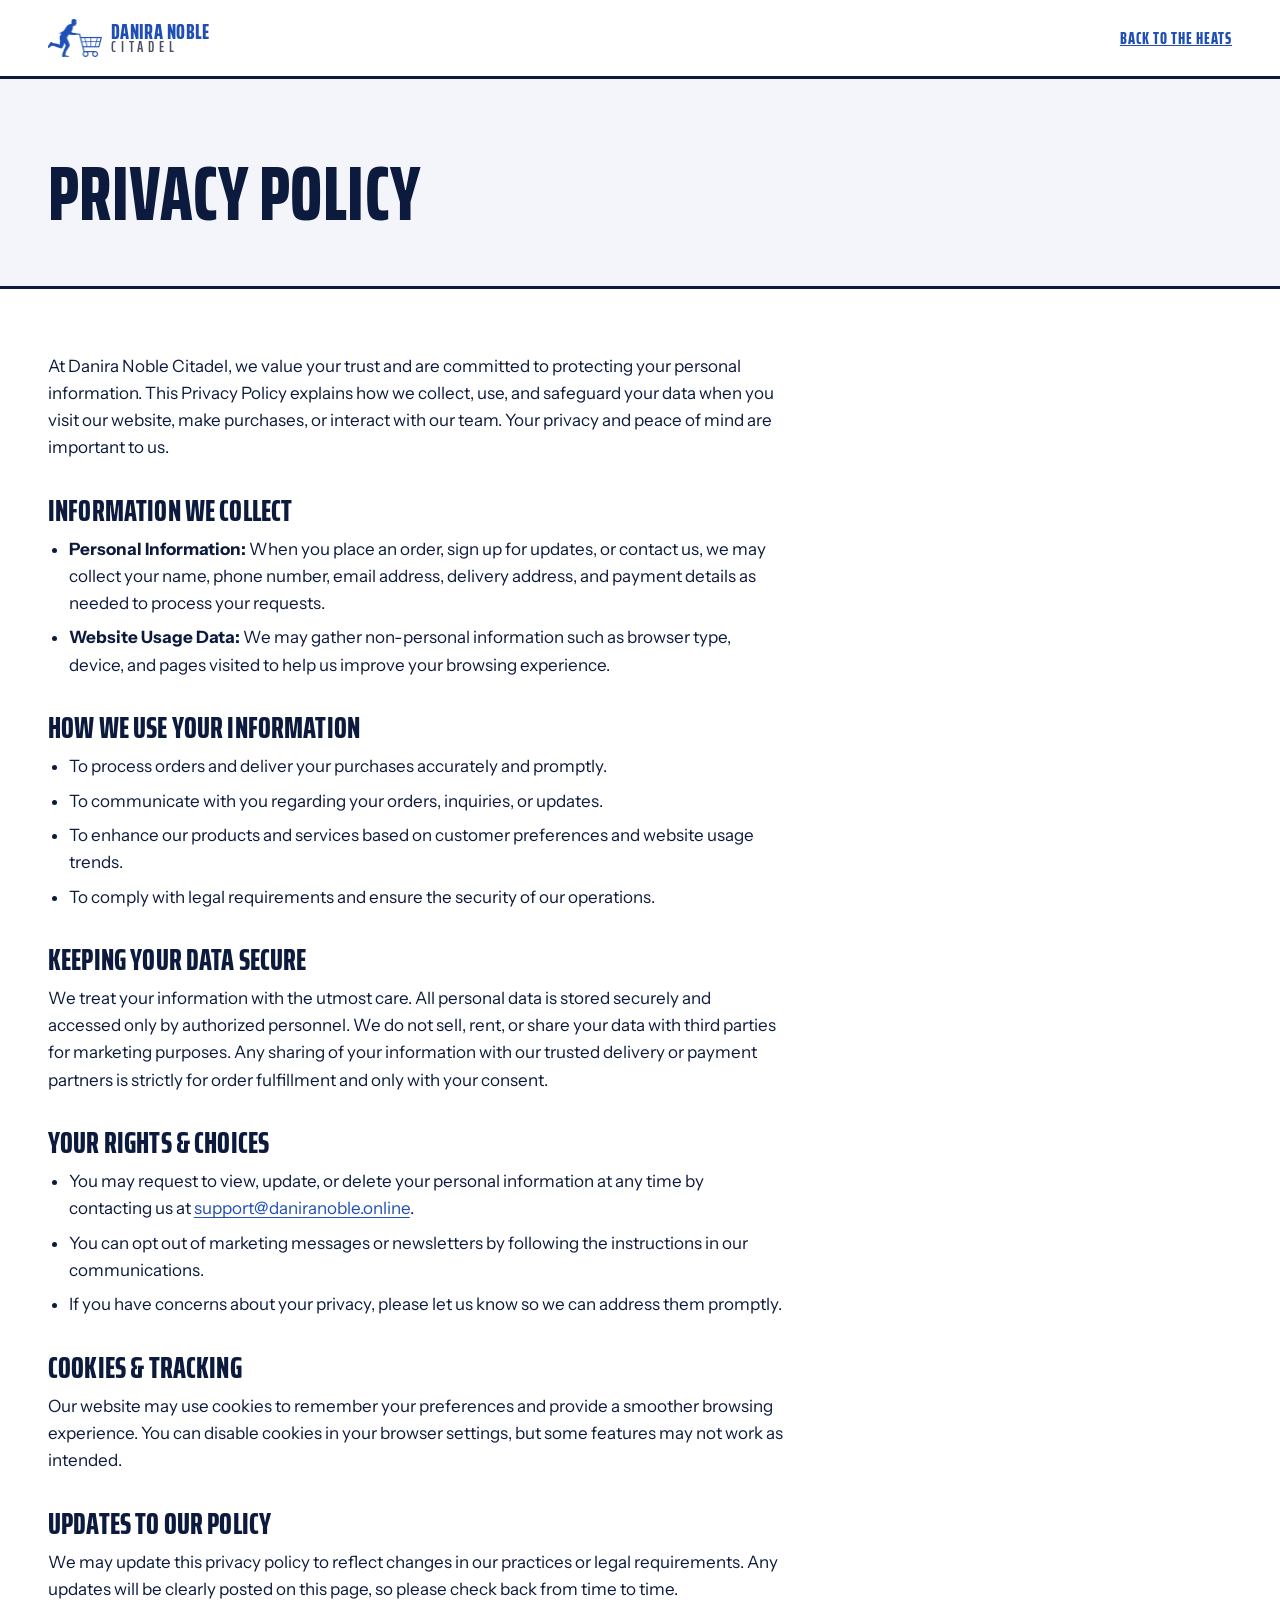
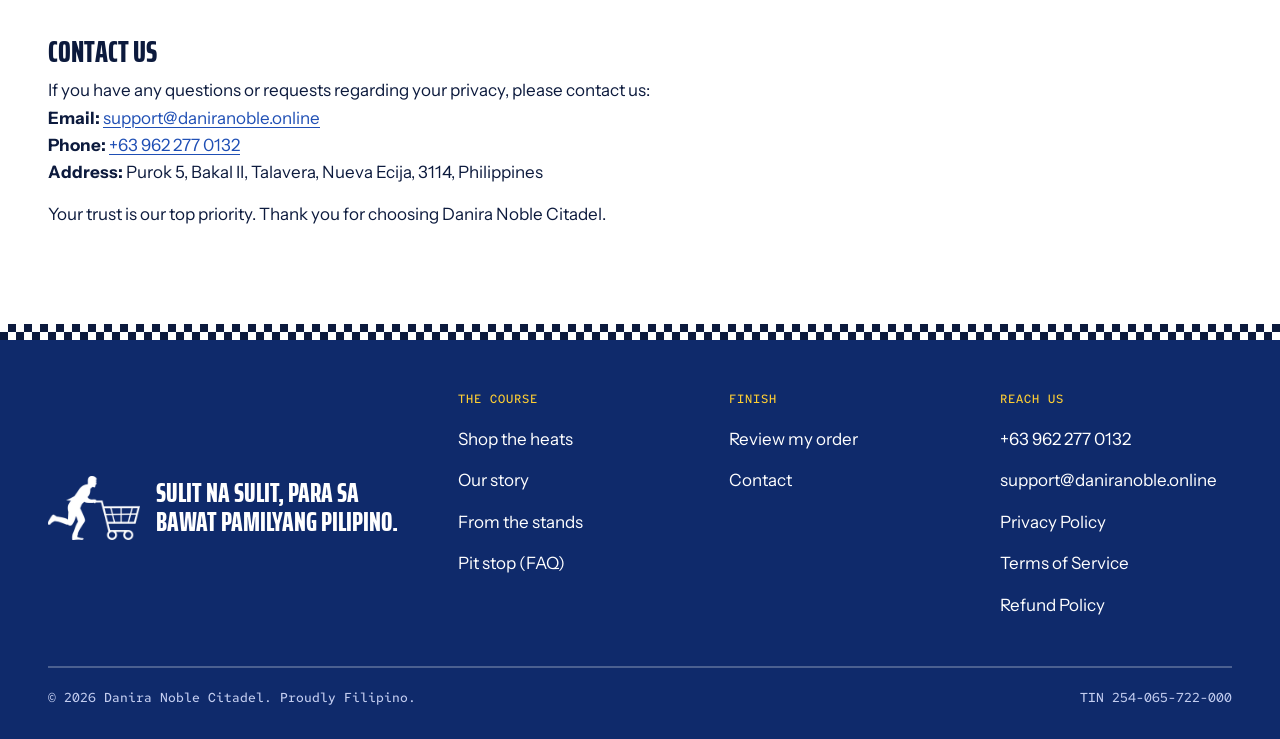
<file: privacy-policy.html>
<!DOCTYPE html>
<html lang="en">
<head>
  <meta charset="UTF-8">
  <meta name="viewport" content="width=device-width, initial-scale=1">
  <title>Privacy Policy | Danira Noble Citadel</title>
  <meta name="theme-color" content="#1f4fb5">
  <link rel="icon" type="image/png" href="image/site/favicon.png">
  <link rel="stylesheet" href="assets/fonts.css">
  <link rel="stylesheet" href="assets/site.css">
</head>
<body>
  <a class="skip-link" href="#main">Skip to content</a>
  <svg width="0" height="0" style="position:absolute" aria-hidden="true">
    <symbol id="i-menu" viewBox="0 0 24 24"><path d="M3 8h18M3 16h18"/></symbol>
    <symbol id="i-close" viewBox="0 0 24 24"><path d="m5 5 14 14M19 5 5 19"/></symbol>
    <symbol id="i-plus" viewBox="0 0 24 24"><path d="M12 5v14M5 12h14"/></symbol>
    <symbol id="i-minus" viewBox="0 0 24 24"><path d="M5 12h14"/></symbol>
  </svg>

  <header class="header header--plain">
    <div class="head wrap">
      <a href="index.html" class="brand" aria-label="Danira Noble Citadel, home"><img class="brand-mark" src="image/site/runner.webp" width="220" height="152" alt=""><span class="word"><span>Danira Noble</span><span>Citadel</span></span></a>
      <a href="index.html#shop" class="back-link">Back to the heats</a>
    </div>
  </header>
  <main id="main">
    <section class="legal-head"><div class="wrap"><h1>Privacy Policy</h1></div></section>
    <div class="wrap legal-body"><article class="legal">
    <p>
      At Danira Noble Citadel, we value your trust and are committed to protecting your personal information. This Privacy Policy explains how we collect, use, and safeguard your data when you visit our website, make purchases, or interact with our team. Your privacy and peace of mind are important to us.
    </p>
    <h2>Information We Collect</h2>
    <ul>
      <li><b>Personal Information:</b> When you place an order, sign up for updates, or contact us, we may collect your name, phone number, email address, delivery address, and payment details as needed to process your requests.</li>
      <li><b>Website Usage Data:</b> We may gather non-personal information such as browser type, device, and pages visited to help us improve your browsing experience.</li>
    </ul>
    <h2>How We Use Your Information</h2>
    <ul>
      <li>To process orders and deliver your purchases accurately and promptly.</li>
      <li>To communicate with you regarding your orders, inquiries, or updates.</li>
      <li>To enhance our products and services based on customer preferences and website usage trends.</li>
      <li>To comply with legal requirements and ensure the security of our operations.</li>
    </ul>
    <h2>Keeping Your Data Secure</h2>
    <p>
      We treat your information with the utmost care. All personal data is stored securely and accessed only by authorized personnel. We do not sell, rent, or share your data with third parties for marketing purposes. Any sharing of your information with our trusted delivery or payment partners is strictly for order fulfillment and only with your consent.
    </p>
    <h2>Your Rights & Choices</h2>
    <ul>
      <li>You may request to view, update, or delete your personal information at any time by contacting us at <a href="mailto:support@daniranoble.online">support@daniranoble.online</a>.</li>
      <li>You can opt out of marketing messages or newsletters by following the instructions in our communications.</li>
      <li>If you have concerns about your privacy, please let us know so we can address them promptly.</li>
    </ul>
    <h2>Cookies & Tracking</h2>
    <p>
      Our website may use cookies to remember your preferences and provide a smoother browsing experience. You can disable cookies in your browser settings, but some features may not work as intended.
    </p>
    <h2>Updates to Our Policy</h2>
    <p>
      We may update this privacy policy to reflect changes in our practices or legal requirements. Any updates will be clearly posted on this page, so please check back from time to time.
    </p>
    <h2>Contact Us</h2>
    <p>
      If you have any questions or requests regarding your privacy, please contact us:<br>
      <b>Email:</b> <a href="mailto:support@daniranoble.online">support@daniranoble.online</a><br>
      <b>Phone:</b> <a href="tel:+639622770132">+63 962 277 0132</a><br>
      <b>Address:</b> Purok 5, Bakal II, Talavera, Nueva Ecija, 3114, Philippines
    </p>
    <p>
      Your trust is our top priority. Thank you for choosing Danira Noble Citadel.
    </p>
  </article></div>
  </main>
  <footer class="footer">
    <div class="wrap footer-top">
      <p class="footer-line"><img class="foot-mark" src="image/site/runner-white.webp" width="220" height="152" alt=""><span lang="tl">Sulit na sulit, para sa bawat pamilyang Pilipino.</span></p>
      <div><h2>The course</h2><ul><li><a href="index.html#shop">Shop the heats</a></li><li><a href="index.html#story">Our story</a></li><li><a href="index.html#fans">From the stands</a></li><li><a href="index.html#pit">Pit stop (FAQ)</a></li></ul></div>
      <div><h2>Finish</h2><ul><li><a href="order-summary.html">Review my order</a></li><li><a href="index.html#finish">Contact</a></li></ul></div>
      <div><h2>Reach us</h2><ul><li><a href="tel:+639622770132">+63 962 277 0132</a></li><li><a href="mailto:support@daniranoble.online">support@daniranoble.online</a></li><li><a href="privacy-policy.html">Privacy Policy</a></li><li><a href="terms.html">Terms of Service</a></li><li><a href="refund-policy.html">Refund Policy</a></li></ul></div>
    </div>
    <div class="wrap footer-bottom"><span>&copy; <span class="footer-year">2026</span> Danira Noble Citadel. Proudly Filipino.</span><span>TIN 254-065-722-000</span></div>
  </footer>
  <script src="assets/site.js"></script>
</body>
</html>
</file>
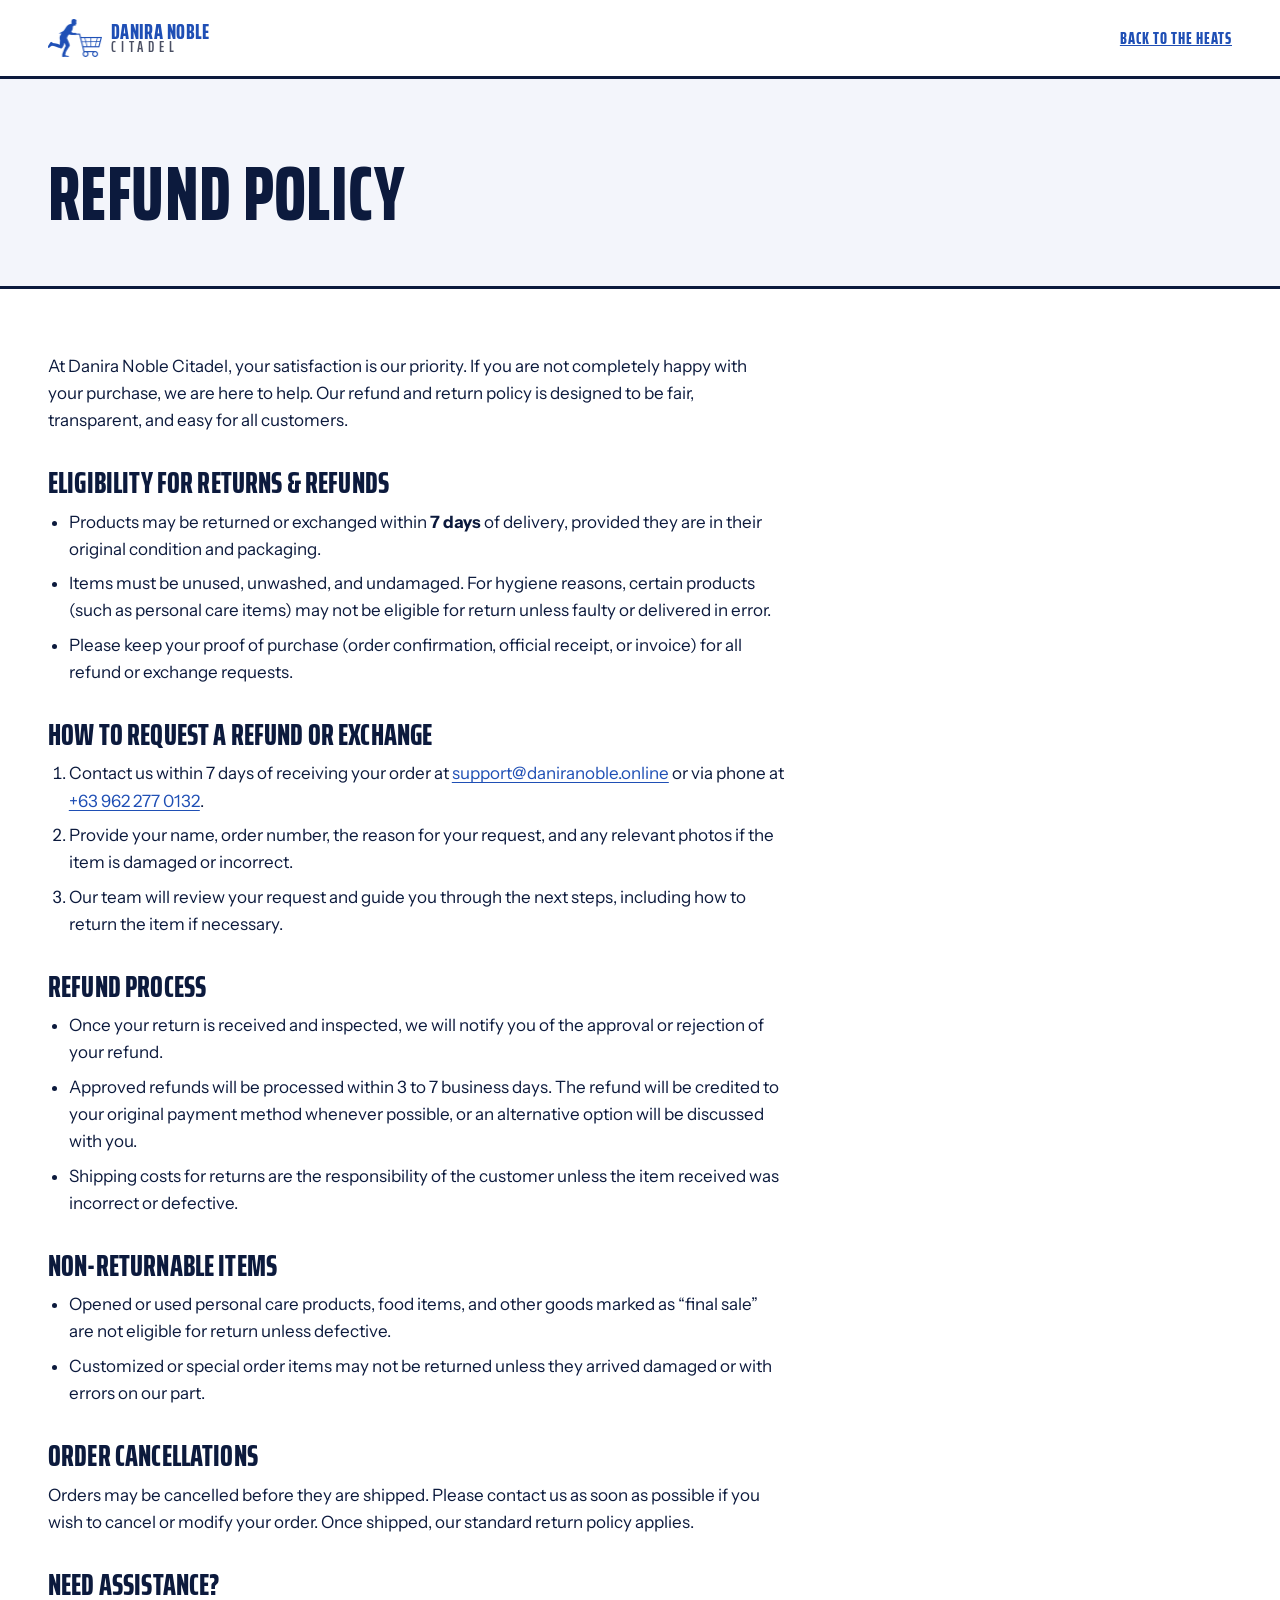
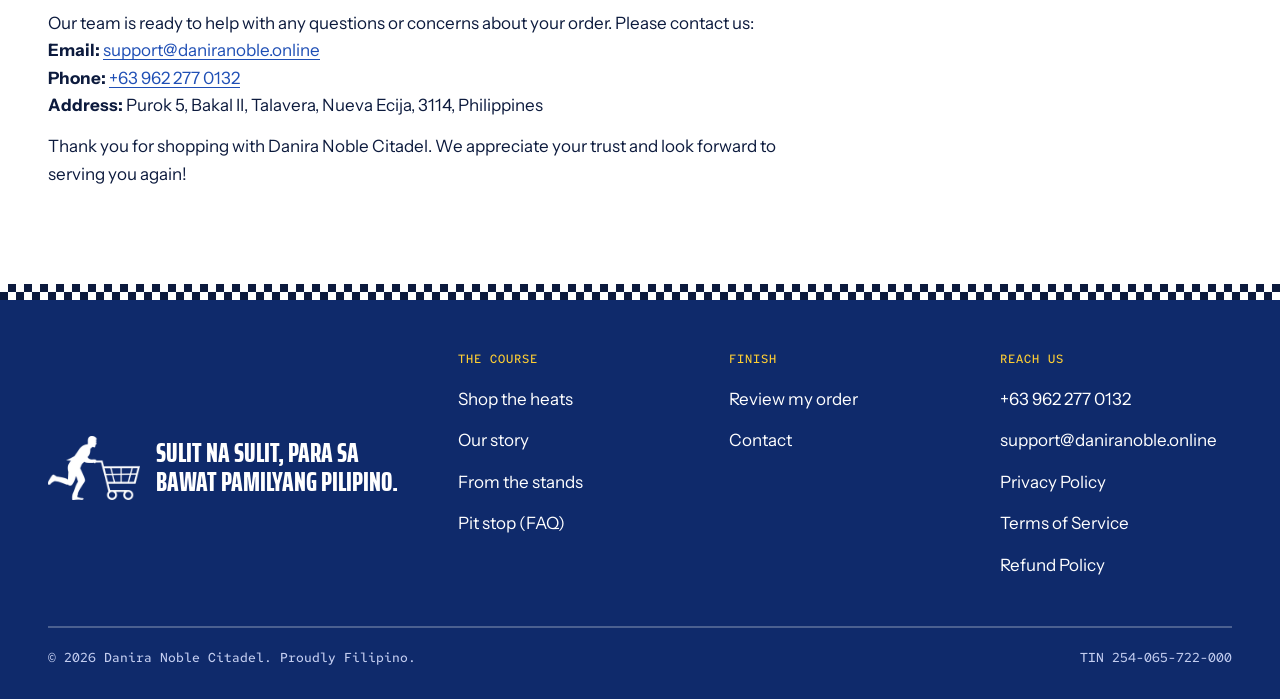
<file: refund-policy.html>
<!DOCTYPE html>
<html lang="en">
<head>
  <meta charset="UTF-8">
  <meta name="viewport" content="width=device-width, initial-scale=1">
  <title>Refund Policy | Danira Noble Citadel</title>
  <meta name="theme-color" content="#1f4fb5">
  <link rel="icon" type="image/png" href="image/site/favicon.png">
  <link rel="stylesheet" href="assets/fonts.css">
  <link rel="stylesheet" href="assets/site.css">
</head>
<body>
  <a class="skip-link" href="#main">Skip to content</a>
  <svg width="0" height="0" style="position:absolute" aria-hidden="true">
    <symbol id="i-menu" viewBox="0 0 24 24"><path d="M3 8h18M3 16h18"/></symbol>
    <symbol id="i-close" viewBox="0 0 24 24"><path d="m5 5 14 14M19 5 5 19"/></symbol>
    <symbol id="i-plus" viewBox="0 0 24 24"><path d="M12 5v14M5 12h14"/></symbol>
    <symbol id="i-minus" viewBox="0 0 24 24"><path d="M5 12h14"/></symbol>
  </svg>

  <header class="header header--plain">
    <div class="head wrap">
      <a href="index.html" class="brand" aria-label="Danira Noble Citadel, home"><img class="brand-mark" src="image/site/runner.webp" width="220" height="152" alt=""><span class="word"><span>Danira Noble</span><span>Citadel</span></span></a>
      <a href="index.html#shop" class="back-link">Back to the heats</a>
    </div>
  </header>
  <main id="main">
    <section class="legal-head"><div class="wrap"><h1>Refund Policy</h1></div></section>
    <div class="wrap legal-body"><article class="legal">
    <p>
      At Danira Noble Citadel, your satisfaction is our priority. If you are not completely happy with your purchase, we are here to help. Our refund and return policy is designed to be fair, transparent, and easy for all customers.
    </p>
    <h2>Eligibility for Returns & Refunds</h2>
    <ul>
      <li>Products may be returned or exchanged within <b>7 days</b> of delivery, provided they are in their original condition and packaging.</li>
      <li>Items must be unused, unwashed, and undamaged. For hygiene reasons, certain products (such as personal care items) may not be eligible for return unless faulty or delivered in error.</li>
      <li>Please keep your proof of purchase (order confirmation, official receipt, or invoice) for all refund or exchange requests.</li>
    </ul>
    <h2>How to Request a Refund or Exchange</h2>
    <ol>
      <li>Contact us within 7 days of receiving your order at <a href="mailto:support@daniranoble.online">support@daniranoble.online</a> or via phone at <a href="tel:+639622770132">+63 962 277 0132</a>.</li>
      <li>Provide your name, order number, the reason for your request, and any relevant photos if the item is damaged or incorrect.</li>
      <li>Our team will review your request and guide you through the next steps, including how to return the item if necessary.</li>
    </ol>
    <h2>Refund Process</h2>
    <ul>
      <li>Once your return is received and inspected, we will notify you of the approval or rejection of your refund.</li>
      <li>Approved refunds will be processed within 3 to 7 business days. The refund will be credited to your original payment method whenever possible, or an alternative option will be discussed with you.</li>
      <li>Shipping costs for returns are the responsibility of the customer unless the item received was incorrect or defective.</li>
    </ul>
    <h2>Non-Returnable Items</h2>
    <ul>
      <li>Opened or used personal care products, food items, and other goods marked as “final sale” are not eligible for return unless defective.</li>
      <li>Customized or special order items may not be returned unless they arrived damaged or with errors on our part.</li>
    </ul>
    <h2>Order Cancellations</h2>
    <p>
      Orders may be cancelled before they are shipped. Please contact us as soon as possible if you wish to cancel or modify your order. Once shipped, our standard return policy applies.
    </p>
    <h2>Need Assistance?</h2>
    <p>
      Our team is ready to help with any questions or concerns about your order. Please contact us:<br>
      <b>Email:</b> <a href="mailto:support@daniranoble.online">support@daniranoble.online</a><br>
      <b>Phone:</b> <a href="tel:+639622770132">+63 962 277 0132</a><br>
      <b>Address:</b> Purok 5, Bakal II, Talavera, Nueva Ecija, 3114, Philippines
    </p>
    <p>
      Thank you for shopping with Danira Noble Citadel. We appreciate your trust and look forward to serving you again!
    </p>
  </article></div>
  </main>
  <footer class="footer">
    <div class="wrap footer-top">
      <p class="footer-line"><img class="foot-mark" src="image/site/runner-white.webp" width="220" height="152" alt=""><span lang="tl">Sulit na sulit, para sa bawat pamilyang Pilipino.</span></p>
      <div><h2>The course</h2><ul><li><a href="index.html#shop">Shop the heats</a></li><li><a href="index.html#story">Our story</a></li><li><a href="index.html#fans">From the stands</a></li><li><a href="index.html#pit">Pit stop (FAQ)</a></li></ul></div>
      <div><h2>Finish</h2><ul><li><a href="order-summary.html">Review my order</a></li><li><a href="index.html#finish">Contact</a></li></ul></div>
      <div><h2>Reach us</h2><ul><li><a href="tel:+639622770132">+63 962 277 0132</a></li><li><a href="mailto:support@daniranoble.online">support@daniranoble.online</a></li><li><a href="privacy-policy.html">Privacy Policy</a></li><li><a href="terms.html">Terms of Service</a></li><li><a href="refund-policy.html">Refund Policy</a></li></ul></div>
    </div>
    <div class="wrap footer-bottom"><span>&copy; <span class="footer-year">2026</span> Danira Noble Citadel. Proudly Filipino.</span><span>TIN 254-065-722-000</span></div>
  </footer>
  <script src="assets/site.js"></script>
</body>
</html>
</file>
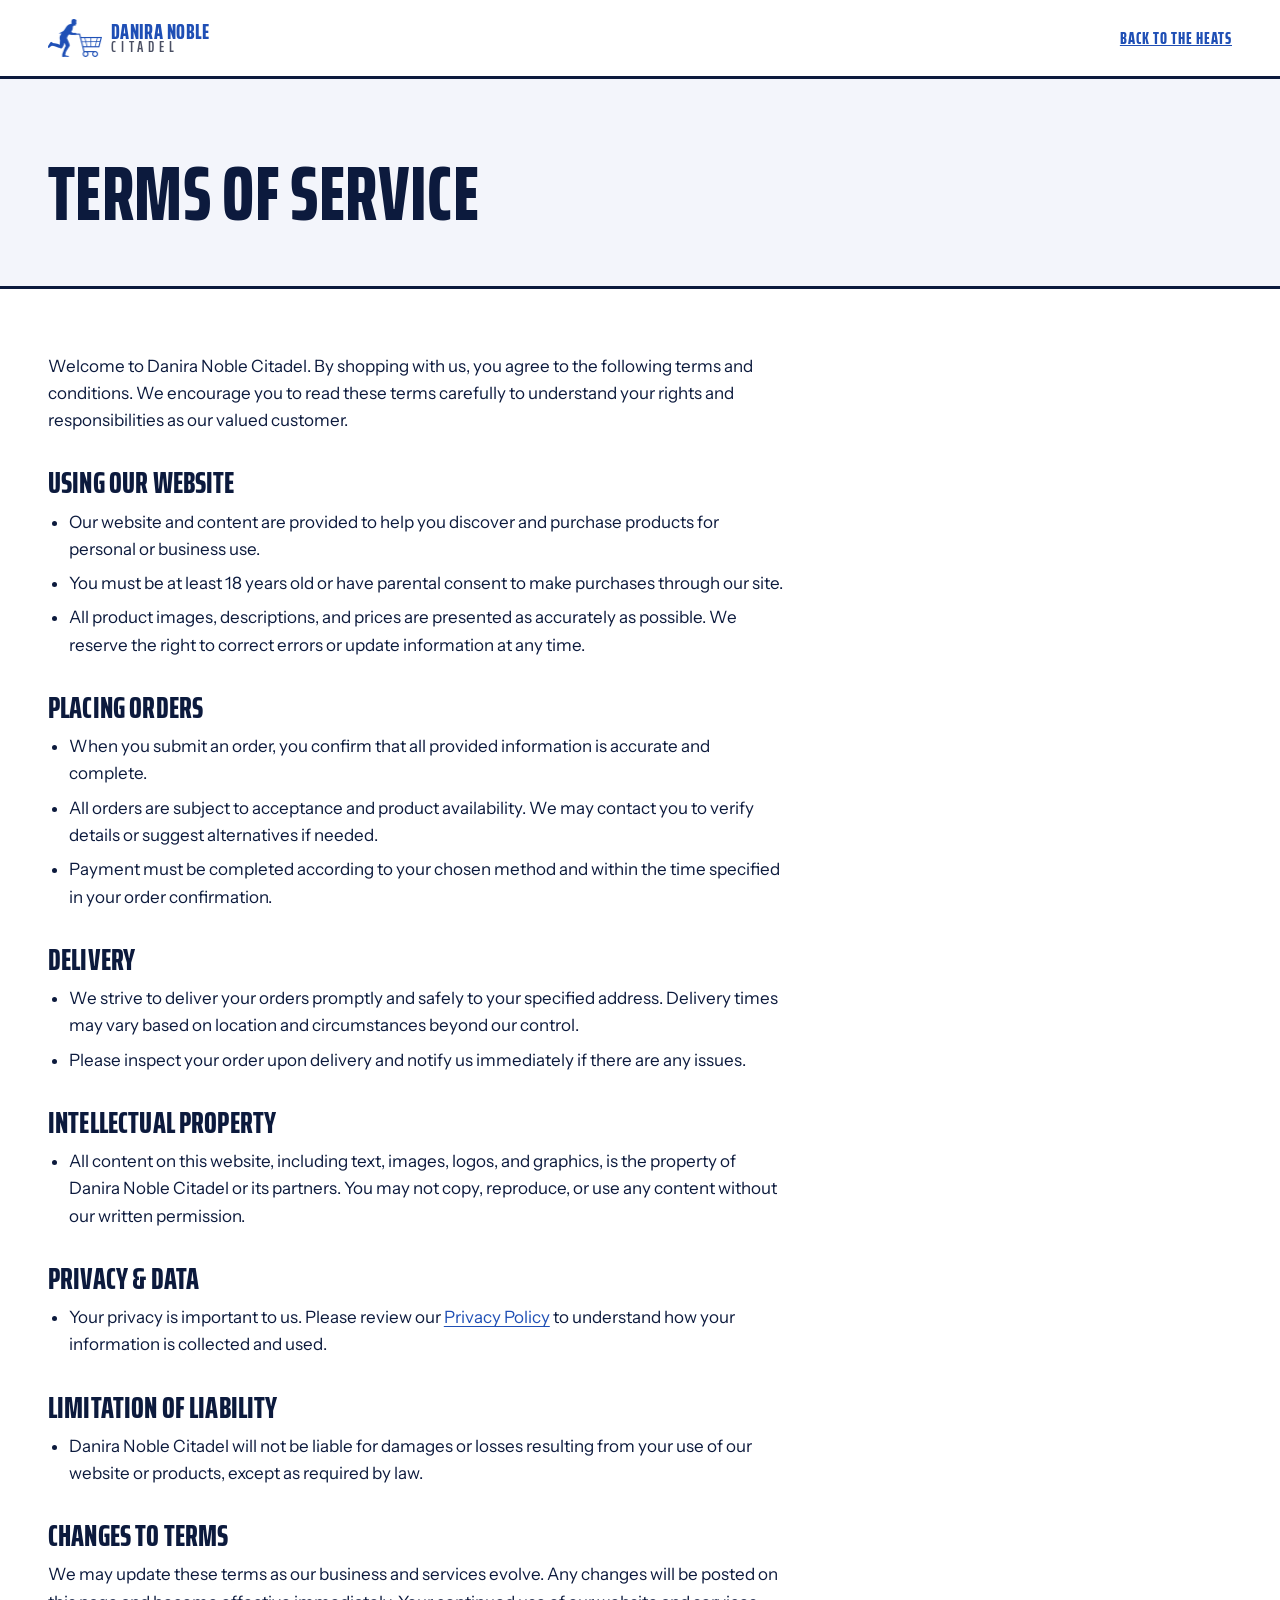
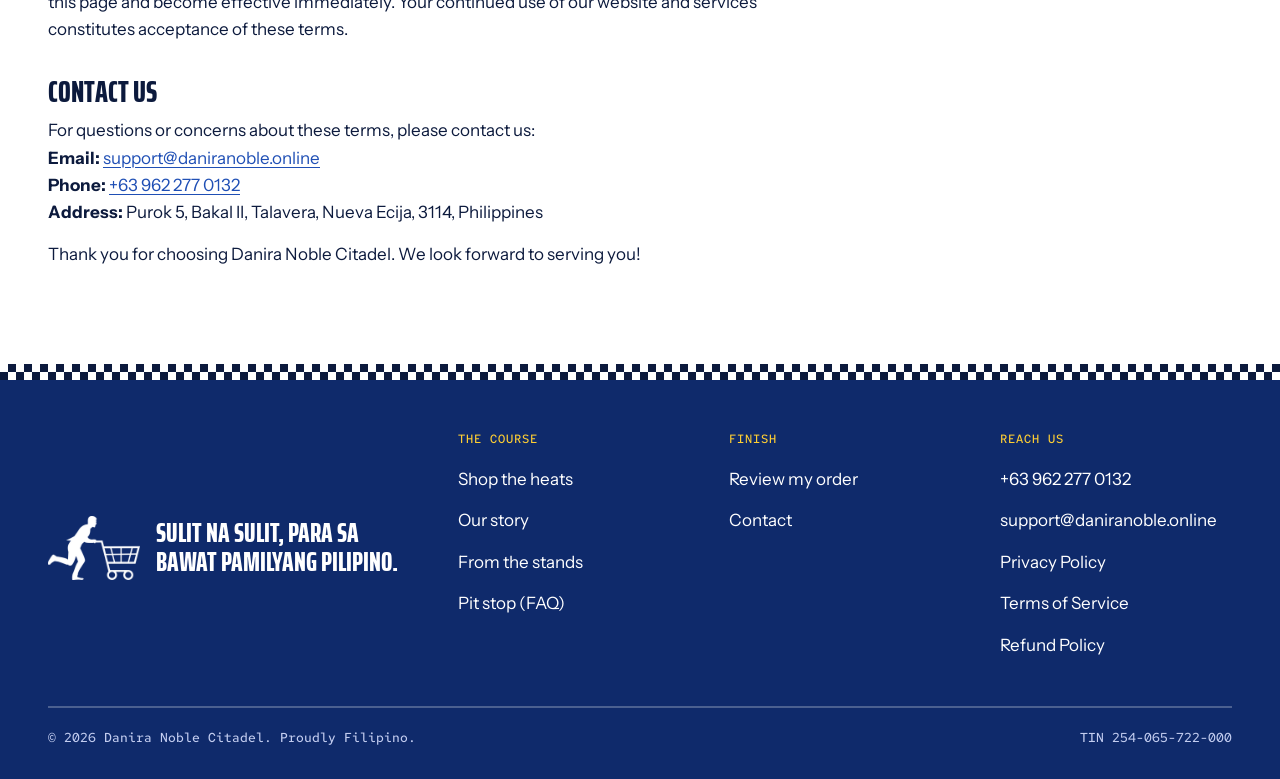
<file: terms.html>
<!DOCTYPE html>
<html lang="en">
<head>
  <meta charset="UTF-8">
  <meta name="viewport" content="width=device-width, initial-scale=1">
  <title>Terms of Service | Danira Noble Citadel</title>
  <meta name="theme-color" content="#1f4fb5">
  <link rel="icon" type="image/png" href="image/site/favicon.png">
  <link rel="stylesheet" href="assets/fonts.css">
  <link rel="stylesheet" href="assets/site.css">
</head>
<body>
  <a class="skip-link" href="#main">Skip to content</a>
  <svg width="0" height="0" style="position:absolute" aria-hidden="true">
    <symbol id="i-menu" viewBox="0 0 24 24"><path d="M3 8h18M3 16h18"/></symbol>
    <symbol id="i-close" viewBox="0 0 24 24"><path d="m5 5 14 14M19 5 5 19"/></symbol>
    <symbol id="i-plus" viewBox="0 0 24 24"><path d="M12 5v14M5 12h14"/></symbol>
    <symbol id="i-minus" viewBox="0 0 24 24"><path d="M5 12h14"/></symbol>
  </svg>

  <header class="header header--plain">
    <div class="head wrap">
      <a href="index.html" class="brand" aria-label="Danira Noble Citadel, home"><img class="brand-mark" src="image/site/runner.webp" width="220" height="152" alt=""><span class="word"><span>Danira Noble</span><span>Citadel</span></span></a>
      <a href="index.html#shop" class="back-link">Back to the heats</a>
    </div>
  </header>
  <main id="main">
    <section class="legal-head"><div class="wrap"><h1>Terms of Service</h1></div></section>
    <div class="wrap legal-body"><article class="legal">
    <p>
      Welcome to Danira Noble Citadel. By shopping with us, you agree to the following terms and conditions. We encourage you to read these terms carefully to understand your rights and responsibilities as our valued customer.
    </p>
    <h2>Using Our Website</h2>
    <ul>
      <li>Our website and content are provided to help you discover and purchase products for personal or business use.</li>
      <li>You must be at least 18 years old or have parental consent to make purchases through our site.</li>
      <li>All product images, descriptions, and prices are presented as accurately as possible. We reserve the right to correct errors or update information at any time.</li>
    </ul>
    <h2>Placing Orders</h2>
    <ul>
      <li>When you submit an order, you confirm that all provided information is accurate and complete.</li>
      <li>All orders are subject to acceptance and product availability. We may contact you to verify details or suggest alternatives if needed.</li>
      <li>Payment must be completed according to your chosen method and within the time specified in your order confirmation.</li>
    </ul>
    <h2>Delivery</h2>
    <ul>
      <li>We strive to deliver your orders promptly and safely to your specified address. Delivery times may vary based on location and circumstances beyond our control.</li>
      <li>Please inspect your order upon delivery and notify us immediately if there are any issues.</li>
    </ul>
    <h2>Intellectual Property</h2>
    <ul>
      <li>All content on this website, including text, images, logos, and graphics, is the property of Danira Noble Citadel or its partners. You may not copy, reproduce, or use any content without our written permission.</li>
    </ul>
    <h2>Privacy & Data</h2>
    <ul>
      <li>Your privacy is important to us. Please review our <a href="privacy-policy.html">Privacy Policy</a> to understand how your information is collected and used.</li>
    </ul>
    <h2>Limitation of Liability</h2>
    <ul>
      <li>Danira Noble Citadel will not be liable for damages or losses resulting from your use of our website or products, except as required by law.</li>
    </ul>
    <h2>Changes to Terms</h2>
    <p>
      We may update these terms as our business and services evolve. Any changes will be posted on this page and become effective immediately. Your continued use of our website and services constitutes acceptance of these terms.
    </p>
    <h2>Contact Us</h2>
    <p>
      For questions or concerns about these terms, please contact us:<br>
      <b>Email:</b> <a href="mailto:support@daniranoble.online">support@daniranoble.online</a><br>
      <b>Phone:</b> <a href="tel:+639622770132">+63 962 277 0132</a><br>
      <b>Address:</b> Purok 5, Bakal II, Talavera, Nueva Ecija, 3114, Philippines
    </p>
    <p>
      Thank you for choosing Danira Noble Citadel. We look forward to serving you!
    </p>
  </article></div>
  </main>
  <footer class="footer">
    <div class="wrap footer-top">
      <p class="footer-line"><img class="foot-mark" src="image/site/runner-white.webp" width="220" height="152" alt=""><span lang="tl">Sulit na sulit, para sa bawat pamilyang Pilipino.</span></p>
      <div><h2>The course</h2><ul><li><a href="index.html#shop">Shop the heats</a></li><li><a href="index.html#story">Our story</a></li><li><a href="index.html#fans">From the stands</a></li><li><a href="index.html#pit">Pit stop (FAQ)</a></li></ul></div>
      <div><h2>Finish</h2><ul><li><a href="order-summary.html">Review my order</a></li><li><a href="index.html#finish">Contact</a></li></ul></div>
      <div><h2>Reach us</h2><ul><li><a href="tel:+639622770132">+63 962 277 0132</a></li><li><a href="mailto:support@daniranoble.online">support@daniranoble.online</a></li><li><a href="privacy-policy.html">Privacy Policy</a></li><li><a href="terms.html">Terms of Service</a></li><li><a href="refund-policy.html">Refund Policy</a></li></ul></div>
    </div>
    <div class="wrap footer-bottom"><span>&copy; <span class="footer-year">2026</span> Danira Noble Citadel. Proudly Filipino.</span><span>TIN 254-065-722-000</span></div>
  </footer>
  <script src="assets/site.js"></script>
</body>
</html>
</file>
<file: assets/fonts.css>
@font-face {
  font-family: 'Instrument Sans';
  font-style: normal;
  font-weight: 400;
  font-stretch: 100%;
  font-display: swap;
  src: url(fonts/InstrumentSans-normal-400-latin-ext.woff2) format('woff2');
  unicode-range: U+0100-02BA, U+02BD-02C5, U+02C7-02CC, U+02CE-02D7, U+02DD-02FF, U+0304, U+0308, U+0329, U+1D00-1DBF, U+1E00-1E9F, U+1EF2-1EFF, U+2020, U+20A0-20AB, U+20AD-20C4, U+2113, U+2C60-2C7F, U+A720-A7FF;
}
@font-face {
  font-family: 'Instrument Sans';
  font-style: normal;
  font-weight: 400;
  font-stretch: 100%;
  font-display: swap;
  src: url(fonts/InstrumentSans-normal-400-latin.woff2) format('woff2');
  unicode-range: U+0000-00FF, U+0131, U+0152-0153, U+02BB-02BC, U+02C6, U+02DA, U+02DC, U+0304, U+0308, U+0329, U+2000-206F, U+20AC, U+2122, U+2191, U+2193, U+2212, U+2215, U+FEFF, U+FFFD;
}
@font-face {
  font-family: 'Instrument Sans';
  font-style: normal;
  font-weight: 500;
  font-stretch: 100%;
  font-display: swap;
  src: url(fonts/InstrumentSans-normal-500-latin-ext.woff2) format('woff2');
  unicode-range: U+0100-02BA, U+02BD-02C5, U+02C7-02CC, U+02CE-02D7, U+02DD-02FF, U+0304, U+0308, U+0329, U+1D00-1DBF, U+1E00-1E9F, U+1EF2-1EFF, U+2020, U+20A0-20AB, U+20AD-20C4, U+2113, U+2C60-2C7F, U+A720-A7FF;
}
@font-face {
  font-family: 'Instrument Sans';
  font-style: normal;
  font-weight: 500;
  font-stretch: 100%;
  font-display: swap;
  src: url(fonts/InstrumentSans-normal-500-latin.woff2) format('woff2');
  unicode-range: U+0000-00FF, U+0131, U+0152-0153, U+02BB-02BC, U+02C6, U+02DA, U+02DC, U+0304, U+0308, U+0329, U+2000-206F, U+20AC, U+2122, U+2191, U+2193, U+2212, U+2215, U+FEFF, U+FFFD;
}
@font-face {
  font-family: 'Instrument Sans';
  font-style: normal;
  font-weight: 600;
  font-stretch: 100%;
  font-display: swap;
  src: url(fonts/InstrumentSans-normal-600-latin-ext.woff2) format('woff2');
  unicode-range: U+0100-02BA, U+02BD-02C5, U+02C7-02CC, U+02CE-02D7, U+02DD-02FF, U+0304, U+0308, U+0329, U+1D00-1DBF, U+1E00-1E9F, U+1EF2-1EFF, U+2020, U+20A0-20AB, U+20AD-20C4, U+2113, U+2C60-2C7F, U+A720-A7FF;
}
@font-face {
  font-family: 'Instrument Sans';
  font-style: normal;
  font-weight: 600;
  font-stretch: 100%;
  font-display: swap;
  src: url(fonts/InstrumentSans-normal-600-latin.woff2) format('woff2');
  unicode-range: U+0000-00FF, U+0131, U+0152-0153, U+02BB-02BC, U+02C6, U+02DA, U+02DC, U+0304, U+0308, U+0329, U+2000-206F, U+20AC, U+2122, U+2191, U+2193, U+2212, U+2215, U+FEFF, U+FFFD;
}
@font-face {
  font-family: 'Instrument Sans';
  font-style: normal;
  font-weight: 700;
  font-stretch: 100%;
  font-display: swap;
  src: url(fonts/InstrumentSans-normal-700-latin-ext.woff2) format('woff2');
  unicode-range: U+0100-02BA, U+02BD-02C5, U+02C7-02CC, U+02CE-02D7, U+02DD-02FF, U+0304, U+0308, U+0329, U+1D00-1DBF, U+1E00-1E9F, U+1EF2-1EFF, U+2020, U+20A0-20AB, U+20AD-20C4, U+2113, U+2C60-2C7F, U+A720-A7FF;
}
@font-face {
  font-family: 'Instrument Sans';
  font-style: normal;
  font-weight: 700;
  font-stretch: 100%;
  font-display: swap;
  src: url(fonts/InstrumentSans-normal-700-latin.woff2) format('woff2');
  unicode-range: U+0000-00FF, U+0131, U+0152-0153, U+02BB-02BC, U+02C6, U+02DA, U+02DC, U+0304, U+0308, U+0329, U+2000-206F, U+20AC, U+2122, U+2191, U+2193, U+2212, U+2215, U+FEFF, U+FFFD;
}
@font-face {
  font-family: 'Red Hat Mono';
  font-style: normal;
  font-weight: 500;
  font-display: swap;
  src: url(fonts/RedHatMono-normal-500-latin.woff2) format('woff2');
  unicode-range: U+0000-00FF, U+0131, U+0152-0153, U+02BB-02BC, U+02C6, U+02DA, U+02DC, U+0304, U+0308, U+0329, U+2000-206F, U+20AC, U+2122, U+2191, U+2193, U+2212, U+2215, U+FEFF, U+FFFD;
}
@font-face {
  font-family: 'Red Hat Mono';
  font-style: normal;
  font-weight: 700;
  font-display: swap;
  src: url(fonts/RedHatMono-normal-700-latin.woff2) format('woff2');
  unicode-range: U+0000-00FF, U+0131, U+0152-0153, U+02BB-02BC, U+02C6, U+02DA, U+02DC, U+0304, U+0308, U+0329, U+2000-206F, U+20AC, U+2122, U+2191, U+2193, U+2212, U+2215, U+FEFF, U+FFFD;
}
@font-face {
  font-family: 'Saira Extra Condensed';
  font-style: normal;
  font-weight: 600;
  font-display: swap;
  src: url(fonts/SairaExtraCondensed-normal-600-latin.woff2) format('woff2');
  unicode-range: U+0000-00FF, U+0131, U+0152-0153, U+02BB-02BC, U+02C6, U+02DA, U+02DC, U+0304, U+0308, U+0329, U+2000-206F, U+20AC, U+2122, U+2191, U+2193, U+2212, U+2215, U+FEFF, U+FFFD;
}
@font-face {
  font-family: 'Saira Extra Condensed';
  font-style: normal;
  font-weight: 800;
  font-display: swap;
  src: url(fonts/SairaExtraCondensed-normal-800-latin.woff2) format('woff2');
  unicode-range: U+0000-00FF, U+0131, U+0152-0153, U+02BB-02BC, U+02C6, U+02DA, U+02DC, U+0304, U+0308, U+0329, U+2000-206F, U+20AC, U+2122, U+2191, U+2193, U+2212, U+2215, U+FEFF, U+FFFD;
}
</file>
<file: assets/site.css>
/* Danira Noble Citadel: "Shopping Sprint". The page is a race course: the logo's cobalt runner pushes his cart along a tartan track in the header as you scroll, sections are lanes, categories run as heats, every product wears a race bib, and the cart is the finish-line scoreboard. */
:root {
  --cobalt: #1f4fb5;
  --cobalt-deep: #0f2a6b;
  --ink: #0c1a3d;
  --night: #081230;
  --chalk: #f3f5fb;
  --white: #ffffff;
  --tartan: #c8462b;
  --tartan-deep: #9e3420;
  --grey: #4a4f63;
  --muted: #59607a;
  --amber: #ffcf33;
  --line: rgba(12, 26, 61, .14);
  --line-strong: rgba(12, 26, 61, .32);
  --error: #b3261e;
  --display: 'Saira Extra Condensed', 'Arial Narrow', sans-serif;
  --text: 'Instrument Sans', system-ui, -apple-system, 'Segoe UI', sans-serif;
  --mono: 'Red Hat Mono', ui-monospace, Menlo, Consolas, monospace;
  --cut: polygon(8px 0, 100% 0, calc(100% - 8px) 100%, 0 100%);
}

*, *::before, *::after { box-sizing: border-box; }
html { -webkit-text-size-adjust: 100%; scroll-padding-top: 96px; overflow-x: clip; }
@media (prefers-reduced-motion: no-preference) { html { scroll-behavior: smooth; } }
body { margin: 0; background: var(--white); color: var(--ink); font: 400 1.0625rem/1.6 var(--text); overflow-x: clip; }
img { display: block; max-width: 100%; height: auto; }
h1, h2, h3, h4, p, figure, blockquote, ul, ol, dl, dd, table { margin: 0; }
ul, ol { padding: 0; list-style: none; }
a { color: inherit; }
button { font: inherit; color: inherit; cursor: pointer; }
:focus-visible { outline: 3px solid var(--amber); outline-offset: 3px; }
.wrap { width: min(1320px, 100% - 2 * clamp(16px, 4vw, 48px)); margin-inline: auto; }
.visually-hidden { position: absolute !important; width: 1px; height: 1px; padding: 0; margin: -1px; overflow: hidden; clip: rect(0 0 0 0); white-space: nowrap; border: 0; }
.skip-link { position: absolute; left: 12px; top: -60px; z-index: 300; background: var(--amber); color: var(--ink); padding: .7rem 1rem; font-weight: 700; }
.skip-link:focus { top: 12px; }
.icon { width: 20px; height: 20px; fill: none; stroke: currentColor; stroke-width: 2; stroke-linecap: round; flex: none; }
[hidden] { display: none !important; }

/* Type */
.kicker { display: flex; flex-wrap: wrap; align-items: center; gap: .6rem; margin-bottom: 1rem; font: 500 .8rem/1.3 var(--mono); letter-spacing: .06em; text-transform: uppercase; color: var(--grey); }
.kicker span { padding: .25rem .55rem; background: var(--tartan); color: var(--white); font-weight: 700; clip-path: var(--cut); }
h1, h2 { font-family: var(--display); font-weight: 800; text-transform: uppercase; line-height: .92; letter-spacing: .005em; color: var(--ink); }
h2 { font-size: clamp(2.6rem, 6vw, 4.6rem); }
h2 em { font-style: normal; color: var(--cobalt); }
.lede { font-size: 1.14rem; }

/* Buttons: cut corners like a lane marker */
.btn { display: inline-flex; align-items: center; justify-content: center; min-height: 52px; padding: .8rem 1.8rem; background: var(--cobalt); color: var(--white); border: 0; clip-path: var(--cut); text-decoration: none; font: 800 1.2rem/1 var(--display); letter-spacing: .06em; text-transform: uppercase; transition: background-color .2s; }
.btn:hover { background: var(--cobalt-deep); }
.btn--line { background: var(--white); color: var(--cobalt); box-shadow: inset 0 0 0 3px var(--cobalt); clip-path: none; }
.btn--line:hover { background: var(--chalk); color: var(--cobalt-deep); }
.hero-actions { display: flex; flex-wrap: wrap; gap: .8rem; margin-top: 1.8rem; }

/* Header: the track. Solid, no filter or transform, so nothing fixed is ever trapped. */
.header { position: sticky; top: 0; z-index: 60; background: var(--white); border-bottom: 3px solid var(--ink); }
.head { display: flex; align-items: center; gap: clamp(.8rem, 2vw, 1.6rem); min-height: 76px; }
.brand { display: flex; align-items: center; gap: .55rem; text-decoration: none; flex: 0 0 auto; }
.brand-mark { width: 54px; height: auto; }
.word { display: flex; flex-direction: column; line-height: .9; text-transform: uppercase; font-family: var(--display); }
.word span:first-child { font-weight: 800; font-size: 1.32rem; color: var(--cobalt); letter-spacing: .02em; }
.word span:last-child { font-weight: 600; font-size: .95rem; color: var(--grey); letter-spacing: .32em; }
.back-link { margin-left: auto; font: 700 1.05rem/1 var(--display); text-transform: uppercase; letter-spacing: .06em; color: var(--cobalt); padding: .8rem 0; }

.track { position: relative; flex: 1; height: 58px; min-width: 0; --p: 0; }
.track-line { position: absolute; left: 0; right: 0; top: 25px; height: 10px; background: var(--tartan); box-shadow: inset 0 2px 0 var(--white), inset 0 -2px 0 var(--white), 0 0 0 1px var(--tartan-deep); overflow: hidden; }
.track-line::after { content: ''; position: absolute; inset: 4px 0 auto; height: 2px; background: repeating-linear-gradient(90deg, rgba(255, 255, 255, .85) 0 14px, transparent 14px 28px); }
.track-fill { position: absolute; inset: 0 auto 0 0; width: calc(var(--p) * 100%); background: var(--cobalt); }
.laps { position: absolute; inset: 0; display: flex; justify-content: space-between; }
.laps li { display: flex; }
.lap { position: relative; display: flex; flex-direction: column; align-items: center; justify-content: flex-start; min-width: 44px; padding-top: 20px; text-decoration: none; }
.lap-dot { width: 20px; height: 20px; border-radius: 50%; background: var(--white); box-shadow: inset 0 0 0 3px var(--ink); transition: background-color .25s, box-shadow .25s; }
.lap-name { margin-top: 1px; font: 700 .82rem/1 var(--display); letter-spacing: .08em; text-transform: uppercase; color: var(--grey); white-space: nowrap; }
.lap-num { display: none; }
.lap.passed .lap-dot { background: var(--cobalt); box-shadow: inset 0 0 0 3px var(--cobalt-deep); }
.lap[aria-current] .lap-dot { background: var(--amber); box-shadow: inset 0 0 0 3px var(--ink), 0 0 0 4px rgba(255, 207, 51, .45); }
.lap[aria-current] .lap-name { color: var(--ink); }
.lap:hover .lap-name { color: var(--cobalt); }
.runner { position: absolute; top: -2px; left: calc(var(--p) * (100% - 46px)); width: 46px; pointer-events: none; z-index: 2; }
.runner img { width: 46px; height: auto; }
@media (prefers-reduced-motion: no-preference) {
  .runner.dash img { animation: dash .55s cubic-bezier(.3, 1.5, .5, 1); }
  @keyframes dash { 0% { transform: none; } 30% { transform: translate(6px, -6px) rotate(-6deg); } 60% { transform: translate(10px, 0) rotate(2deg); } 100% { transform: none; } }
}

.cart-btn { position: relative; display: inline-flex; align-items: center; gap: .5rem; min-height: 48px; padding: .3rem .4rem .3rem .75rem; background: var(--white); border: 3px solid var(--ink); font: 800 1.05rem/1 var(--display); text-transform: uppercase; letter-spacing: .06em; flex: 0 0 auto; }
.cart-btn:hover { background: var(--chalk); }
.flag { width: 24px; height: 24px; fill: none; stroke: var(--ink); stroke-width: 2; stroke-linecap: round; }
.flag-cloth { fill: var(--white); }
.flag-grid { stroke-width: 1.4; }
.cart-count { display: inline-grid; place-items: center; min-width: 32px; height: 32px; padding: 0 .4rem; background: var(--cobalt); color: var(--white); font: 700 .95rem/1 var(--mono); }
.cart-btn.pop .cart-count { animation: bump .5s cubic-bezier(.3, 1.6, .5, 1); }
@keyframes bump { 35% { transform: scale(1.3); background: var(--tartan); } }
.plus-one { position: absolute; right: 4px; top: -6px; font: 700 .9rem/1 var(--mono); color: var(--tartan); pointer-events: none; animation: float-up .9s ease-out forwards; }
@keyframes float-up { from { opacity: 1; transform: translateY(0); } to { opacity: 0; transform: translateY(-22px); } }

@media (max-width: 899px) {
  .head { flex-wrap: wrap; row-gap: 0; padding-top: .35rem; }
  .brand { margin-right: auto; }
  .track { order: 3; flex: 0 0 100%; height: 50px; }
  .track-line { top: 20px; }
  .lap { padding-top: 13px; }
  .lap-dot { width: 24px; height: 24px; display: grid; }
  .lap-name { display: none; }
  .lap-num { display: grid; place-items: center; position: absolute; top: 13px; width: 24px; height: 24px; font: 700 .72rem/1 var(--mono); color: var(--ink); }
  .lap.passed .lap-num { color: var(--white); }
  .lap[aria-current] .lap-num { color: var(--ink); }
  .runner { top: -4px; width: 38px; left: calc(var(--p) * (100% - 38px)); }
  .runner img { width: 38px; }
  html { scroll-padding-top: 130px; }
}
@media (max-width: 420px) { .word span:first-child { font-size: 1.12rem; } .word span:last-child { font-size: .8rem; } .brand-mark { width: 44px; } .cart-word { display: none; } }

/* Start: the starting line */
.start { background: var(--chalk); padding-top: clamp(2rem, 5vw, 4rem); }
.start-grid { display: grid; gap: 2.2rem; align-items: center; }
.start h1 { font-size: clamp(3rem, 8.2vw, 6.8rem); margin-bottom: 1.4rem; }
.h-line { display: block; }
.h-run { display: block; width: fit-content; color: var(--cobalt); transform: skewX(-9deg); transform-origin: left bottom; }
.start .lede { max-width: 36rem; color: #26304d; }
.quote { margin-top: 1.1rem; font: 700 1.45rem/1.15 var(--display); text-transform: uppercase; letter-spacing: .02em; color: var(--tartan); max-width: 30rem; }
.start-photo { clip-path: polygon(7% 0, 100% 0, 93% 100%, 0 100%); background: var(--cobalt); }
.start-photo img { width: 100%; aspect-ratio: 3 / 2; object-fit: cover; }
.startline { margin-top: clamp(2rem, 5vw, 3.5rem); background: var(--tartan); border-block: 6px solid var(--white); box-shadow: 0 -2px 0 var(--tartan-deep), 0 2px 0 var(--tartan-deep); }
.startline-in { display: grid; grid-template-columns: repeat(3, minmax(0, 1fr)); }
.go { padding: .7rem 0; text-align: center; border-left: 4px solid rgba(255, 255, 255, .9); }
.go:first-child { border-left: 0; }
.go { font: 800 clamp(1.8rem, 5vw, 3.2rem)/1 var(--display); text-transform: uppercase; letter-spacing: .1em; color: var(--white); }
.go--last { color: var(--amber); }
@media (prefers-reduced-motion: no-preference) {
  .go { animation: go-in .45s cubic-bezier(.2, .9, .3, 1.3) backwards; }
  .go:nth-child(1) { animation-delay: .3s; } .go:nth-child(2) { animation-delay: .75s; } .go:nth-child(3) { animation-delay: 1.2s; }
  @keyframes go-in { from { opacity: 0; transform: translateY(16px) skewX(-12deg); } }
}
.race-info { display: grid; grid-template-columns: repeat(2, minmax(0, 1fr)); gap: 0; padding: 1.4rem 0 2.2rem; }
.race-info div { padding: .7rem 1rem .7rem 0; border-top: 2px solid var(--ink); }
.race-info dt { font: 500 .78rem/1.3 var(--mono); text-transform: uppercase; letter-spacing: .08em; color: var(--tartan); }
.race-info dd { margin-top: .25rem; font-weight: 600; }
@media (min-width: 900px) {
  .start-grid { grid-template-columns: 1fr 1.05fr; gap: clamp(2rem, 4vw, 4rem); }
  .race-info { grid-template-columns: repeat(4, minmax(0, 1fr)); }
  .race-info div { padding-right: 1.4rem; }
}

/* Shop: heats on a tartan lane */
.shop { padding: clamp(4rem, 8vw, 6.5rem) 0 clamp(3rem, 6vw, 5rem); }
.shop-head { display: grid; gap: .8rem; }
.shop-head .kicker { margin-bottom: 0; }
.shop-head > p:last-child { color: var(--muted); max-width: 40rem; }
.heat { margin-top: clamp(2.8rem, 6vw, 4rem); }
.heat-head { display: grid; grid-template-columns: auto 1fr; align-items: end; gap: .2rem 1.2rem; margin-bottom: 1rem; }
.heat-no { grid-row: span 2; font: 800 clamp(2.6rem, 6vw, 4.4rem)/.85 var(--display); text-transform: uppercase; color: transparent; -webkit-text-stroke: 2px var(--cobalt); }
.heat-head h3 { font: 800 clamp(1.6rem, 3vw, 2.2rem)/1 var(--display); text-transform: uppercase; color: var(--ink); }
.heat-head p:not(.heat-no) { color: var(--muted); font-size: .98rem; }
@media (max-width: 599px) { .heat-head { grid-template-columns: 1fr; } .heat-no { grid-row: auto; } }
.heat-count { grid-column: -2; justify-self: start; font: 500 .78rem/1 var(--mono) !important; text-transform: uppercase; letter-spacing: .06em; color: var(--tartan) !important; }
.lane { --n: 4; display: flex; gap: .9rem; overflow-x: auto; scroll-snap-type: x mandatory; padding: 1.1rem; background: var(--tartan); border-block: 5px solid var(--white); box-shadow: 0 -2px 0 var(--tartan-deep), 0 2px 0 var(--tartan-deep); background-image: radial-gradient(rgba(0, 0, 0, .1) 1px, transparent 1.4px); background-size: 6px 6px; scrollbar-width: thin; scrollbar-color: var(--white) var(--tartan-deep); }
.lane:focus-visible { outline-offset: 4px; }
.lane .bib { flex: 0 0 min(72%, 280px); scroll-snap-align: start; }
@media (min-width: 720px) { .lane .bib { flex-basis: 32%; } }
@media (min-width: 1100px) {
  .lane { display: grid; grid-template-columns: repeat(var(--n), minmax(0, 1fr)); overflow: visible; }
  .lane .bib { flex: none; }
}

/* The bib */
.bib { position: relative; display: flex; flex-direction: column; background: var(--white); color: var(--ink); scroll-margin-top: 140px; transition: transform .25s; }
.bib::before, .bib::after, .bib-body::before, .bib-body::after { content: ''; position: absolute; width: 9px; height: 9px; border-radius: 50%; background: var(--tartan-deep); box-shadow: 0 0 0 2px #c9ccd6; z-index: 2; }
.bib::before { top: 8px; left: 8px; } .bib::after { top: 8px; right: 8px; }
.bib-body::before { bottom: 8px; left: 8px; } .bib-body::after { bottom: 8px; right: 8px; }
.bib:hover { transform: rotate(-1.2deg) translateY(-2px); }
.bib-top { display: flex; align-items: flex-end; justify-content: space-between; gap: .4rem; padding: .7rem 1.4rem .2rem; background: var(--cobalt); color: var(--white); }
.bib-no { font: 800 clamp(2.6rem, 4vw, 3.4rem)/.85 var(--display); letter-spacing: .02em; }
.bib-meta { font: 700 .62rem/1.1 var(--mono); text-transform: uppercase; letter-spacing: .1em; text-align: right; opacity: .85; padding-bottom: .3rem; }
.in-cart .bib-top { background: var(--ink); }
.in-cart .bib-no { color: var(--amber); }
.item-photo { background: var(--chalk); border-bottom: 2px solid var(--ink); }
.item-photo img { width: 100%; aspect-ratio: 1; object-fit: cover; }
.bib-body { position: relative; display: flex; flex-direction: column; flex: 1; padding: .9rem 1rem 1.4rem; }
.bib-body h4 { font: 700 1.05rem/1.2 var(--text); }
.item-desc { margin-top: .3rem; font-size: .88rem; line-height: 1.45; color: var(--muted); }
.buy { margin-top: auto; padding-top: .9rem; display: grid; gap: .55rem; }
.item-price, .price { font: 700 1.25rem/1 var(--mono); color: var(--cobalt-deep); }
.cur { font-family: var(--text); font-weight: 700; margin-right: .04em; }
.add-btn { min-height: 46px; padding: .5rem .8rem; background: var(--cobalt); color: var(--white); border: 0; clip-path: var(--cut); font: 800 1.08rem/1 var(--display); letter-spacing: .08em; text-transform: uppercase; transition: background-color .2s; }
.add-btn:hover { background: var(--cobalt-deep); }
.stepper { display: flex; align-items: center; justify-content: space-between; border: 3px solid var(--ink); background: var(--white); }
.stepper button, .qty button { display: grid; place-items: center; width: 44px; height: 42px; background: none; border: 0; color: var(--ink); }
.stepper button:hover, .qty button:hover { background: var(--chalk); }
.stepper button:disabled, .qty button:disabled { opacity: .3; cursor: not-allowed; }
.stepper output { font: 700 1.05rem/1 var(--mono); }
.stock { margin-top: .55rem; font: 500 .74rem/1 var(--mono); text-transform: uppercase; letter-spacing: .05em; color: var(--muted); }

/* Story: race report and the checkpoint course */
.story { background: var(--chalk); padding: clamp(4rem, 8vw, 6.5rem) 0; }
.story-grid { display: grid; gap: 2.4rem; align-items: center; }
.story-photo { clip-path: polygon(0 0, 100% 0, 94% 100%, 0 100%); }
.story-photo img { width: 100%; aspect-ratio: 3 / 2; object-fit: cover; }
.story-copy h2 { margin-bottom: 1.2rem; }
.story-copy > p + p { margin-top: .9rem; color: #2f3956; }
.mission { margin-top: 1.6rem; padding: 1rem 1.2rem; border-left: 8px solid var(--tartan); background: var(--white); }
.mission h3 { font: 500 .78rem/1.3 var(--mono); text-transform: uppercase; letter-spacing: .08em; color: var(--tartan); margin-bottom: .3rem; }
.mission p { font: 700 1.3rem/1.2 var(--display); text-transform: uppercase; }
.course { margin-top: clamp(3rem, 6vw, 4.5rem); }
.course-title { font: 800 1.6rem/1 var(--display); text-transform: uppercase; margin-bottom: 1.4rem; }
.checkpoints { display: grid; gap: 1.6rem; position: relative; }
.checkpoints li { position: relative; padding: 1.3rem 0 0; border-top: 4px dashed var(--cobalt); }
.cp { position: absolute; top: -17px; left: 0; padding: .25rem .6rem; background: var(--cobalt); color: var(--white); font: 700 .8rem/1.2 var(--mono); }
.checkpoints h4 { font: 800 1.5rem/1 var(--display); text-transform: uppercase; margin: .3rem 0 .35rem; }
.checkpoints p { color: var(--muted); }
.cp-goal { border-top-style: solid !important; border-top-color: var(--tartan) !important; }
.cp-goal .cp { background: var(--tartan); }
@media (min-width: 900px) {
  .story-grid { grid-template-columns: 1.1fr 1fr; gap: clamp(2.5rem, 5vw, 5rem); }
  .checkpoints { grid-template-columns: repeat(4, minmax(0, 1fr)); gap: 0; }
  .checkpoints li { padding-right: 1.4rem; }
}

/* Fans: placards from the stands */
.fans { background: var(--cobalt-deep); color: var(--white); padding: clamp(4rem, 8vw, 6.5rem) 0 clamp(5rem, 9vw, 7.5rem); background-image: repeating-linear-gradient(-12deg, transparent 0 46px, rgba(255, 255, 255, .05) 46px 48px); }
.fans h2 { color: var(--white); }
.fans h2 em { color: var(--amber); }
.fans .kicker { color: #c3cdf0; }
.placards { display: grid; gap: 3.2rem; margin-top: 2.6rem; }
.placard { position: relative; padding: 1.6rem 1.5rem 1.4rem; background: #fdfbf4; color: var(--ink); transform: rotate(-1.6deg); box-shadow: 6px 6px 0 rgba(0, 0, 0, .25); }
.placard:nth-child(2) { transform: rotate(1.4deg); }
.placard:nth-child(3) { transform: rotate(-.8deg); }
.placard::after { content: ''; position: absolute; left: 50%; bottom: -46px; width: 12px; height: 46px; margin-left: -6px; background: linear-gradient(90deg, #8a6a43, #b48a58, #8a6a43); z-index: -1; }
.placard blockquote p { font: 700 1.5rem/1.12 var(--display); text-transform: uppercase; }
.placard figcaption { margin-top: 1rem; font: 500 .82rem/1.2 var(--mono); text-transform: uppercase; letter-spacing: .06em; color: var(--tartan); }
@media (min-width: 900px) { .placards { grid-template-columns: repeat(3, minmax(0, 1fr)); gap: 2rem; } }

/* Pit stop */
.pit { padding: clamp(4rem, 8vw, 6rem) 0; }
.pit-grid { display: grid; gap: 2rem; }
.pit-sub { margin-top: .8rem; color: var(--muted); }
.pit-list { display: grid; gap: .8rem; }
.pit details { border-left: 8px solid var(--cobalt); background: var(--chalk); padding: 0 1.2rem; }
.pit details[open] { border-left-color: var(--tartan); }
.pit summary { display: flex; align-items: center; gap: .8rem; min-height: 60px; padding: .9rem 0; cursor: pointer; list-style: none; font-weight: 700; font-size: 1.05rem; }
.pit summary::-webkit-details-marker { display: none; }
.pit-no { flex: none; padding: .25rem .5rem; background: var(--ink); color: var(--amber); font: 700 .75rem/1.2 var(--mono); }
.pit summary .icon { margin-left: auto; color: var(--cobalt); transition: transform .25s; }
.pit details[open] summary .icon { transform: rotate(45deg); }
.pit details p { padding: 0 0 1.1rem; color: #2f3956; }
@media (min-width: 900px) { .pit-grid { grid-template-columns: 1fr 1.6fr; gap: 4rem; } }

/* Finish */
.finish { background: var(--white); padding-bottom: clamp(4rem, 8vw, 6rem); }
.checker { height: 48px; background: repeating-conic-gradient(var(--ink) 0 25%, var(--white) 0 50%) 0 0 / 48px 48px; border-block: 3px solid var(--ink); }
.finish-grid { display: grid; gap: 2.6rem; align-items: start; padding-top: clamp(3rem, 6vw, 4.5rem); }
.finish h2 { margin-bottom: 1.6rem; }
.results { width: 100%; border-collapse: collapse; }
.results th, .results td { padding: 1rem .6rem 1rem 0; border-top: 2px solid var(--ink); text-align: left; vertical-align: top; }
.results tr:last-child th, .results tr:last-child td { border-bottom: 2px solid var(--ink); }
.results th { width: 9.5rem; font: 800 1.15rem/1.2 var(--display); text-transform: uppercase; letter-spacing: .04em; white-space: nowrap; }
.results th span { display: inline-block; margin-right: .5rem; font: 500 .75rem/1 var(--mono); color: var(--tartan); vertical-align: middle; }
.results td { overflow-wrap: anywhere; }
.results a { color: var(--cobalt); font-weight: 700; text-underline-offset: 4px; }
.finish-photos { display: grid; grid-template-columns: 1fr 1fr; gap: .8rem; }
.finish-photos figure { position: relative; }
.finish-photos img { width: 100%; aspect-ratio: 2 / 3; object-fit: cover; }
.finish-photos figure:last-child { margin-top: 2.4rem; }
.finish-photos figcaption { position: absolute; left: 0; bottom: 0; padding: .3rem .55rem; background: var(--ink); color: var(--white); font: 500 .72rem/1.2 var(--mono); text-transform: uppercase; letter-spacing: .06em; }
.rules { display: grid; gap: 1.4rem; margin-top: clamp(3rem, 6vw, 4rem); }
.rules li { padding-top: 1rem; border-top: 4px solid var(--cobalt); }
.rules h3 { font: 800 1.5rem/1 var(--display); text-transform: uppercase; margin-bottom: .4rem; }
.rules p { color: var(--muted); font-size: .95rem; }
.rules a { display: inline-block; margin-top: .6rem; font-weight: 700; color: var(--cobalt); text-underline-offset: 4px; min-height: 44px; padding-top: .7rem; }
@media (min-width: 960px) { .finish-grid { grid-template-columns: 1.2fr 1fr; gap: 4rem; } .rules { grid-template-columns: repeat(3, minmax(0, 1fr)); gap: 2.4rem; } }

/* Footer */
.footer { position: relative; background: var(--cobalt-deep); color: var(--white); padding: 4.2rem 0 2rem; }
.footer::before { content: ''; position: absolute; top: 0; left: 0; right: 0; height: 16px; background: repeating-conic-gradient(var(--ink) 0 25%, var(--white) 0 50%) 0 0 / 16px 16px; }
.footer-top { display: grid; gap: 2.4rem; }
.footer-line { display: flex; align-items: center; gap: 1rem; font: 800 1.7rem/1.05 var(--display); text-transform: uppercase; }
.foot-mark { width: 92px; flex: none; }
.footer h2 { font: 500 .78rem/1.3 var(--mono); text-transform: uppercase; letter-spacing: .08em; color: var(--amber); margin-bottom: .8rem; }
.footer li + li { margin-top: .2rem; }
.footer a { display: inline-block; padding: .35rem 0; text-decoration: none; overflow-wrap: anywhere; }
.footer a:hover { text-decoration: underline; text-underline-offset: 3px; }
.footer-bottom { display: flex; flex-wrap: wrap; justify-content: space-between; gap: .6rem 2rem; margin-top: 2.6rem; padding-top: 1.3rem; border-top: 2px solid rgba(255, 255, 255, .25); font: 500 .82rem/1.4 var(--mono); color: #c3cdf0; }
@media (min-width: 800px) { .footer-top { grid-template-columns: 1.6fr repeat(3, 1fr); } }

/* Cart drawer: the scoreboard */
.cart-overlay { position: fixed; inset: 0; z-index: 150; background: rgba(8, 18, 48, .55); opacity: 0; visibility: hidden; transition: opacity .3s, visibility .3s; }
.cart-overlay.active { opacity: 1; visibility: visible; }
.cart-sidebar { position: fixed; top: 0; right: 0; bottom: 0; z-index: 160; width: min(440px, 100%); display: flex; flex-direction: column; background: var(--ink); color: var(--white); transform: translateX(100%); visibility: hidden; transition: transform .35s cubic-bezier(.2, .8, .2, 1), visibility .35s; }
.cart-sidebar.open { transform: none; visibility: visible; }
.cart-head { display: flex; justify-content: space-between; align-items: center; padding: 1rem 1.3rem; border-bottom: 3px solid var(--amber); }
.cart-head h2 { font: 700 1.5rem/1 var(--mono); letter-spacing: .14em; color: var(--amber); }
.cart-close { display: grid; place-items: center; width: 44px; height: 44px; background: none; border: 2px solid rgba(255, 255, 255, .4); color: var(--white); }
.cart-items { flex: 1; overflow-y: auto; padding: .4rem 1.3rem; }
.cart-item { display: grid; grid-template-columns: 64px 1fr; gap: .9rem; padding: .9rem 0; border-bottom: 1px dashed rgba(255, 255, 255, .25); }
.cart-item img { width: 64px; height: 64px; object-fit: cover; }
.cart-item h3 { font: 700 .98rem/1.25 var(--text); }
.cart-item-row { display: flex; justify-content: space-between; align-items: center; margin-top: .5rem; }
.qty { display: inline-flex; align-items: center; border: 2px solid rgba(255, 255, 255, .5); }
.qty button { width: 40px; height: 40px; color: var(--white); }
.qty button:hover { background: rgba(255, 255, 255, .1); }
.qty output { min-width: 2ch; text-align: center; font: 700 .95rem/1 var(--mono); color: var(--amber); }
.cart-item-sub { font: 700 1rem/1 var(--mono); color: var(--amber); }
.cart-remove { margin-top: .35rem; padding: .3rem 0; background: none; border: 0; font-size: .84rem; color: #c3cdf0; text-decoration: underline; }
.cart-empty { padding: 3rem 0; text-align: center; }
.cart-empty p { font: 800 1.6rem/1.1 var(--display); text-transform: uppercase; margin-bottom: 1.2rem; }
.cart-foot { padding: 1.1rem 1.3rem 1.4rem; background: var(--night); border-top: 3px solid var(--amber); }
.cart-total { display: flex; justify-content: space-between; align-items: baseline; margin-bottom: 1rem; font: 500 .82rem/1.3 var(--mono); text-transform: uppercase; letter-spacing: .06em; color: #c3cdf0; }
.cart-total .price { font-size: 1.8rem; color: var(--amber); }
.cart-foot .btn { width: 100%; background: var(--amber); color: var(--ink); }
.cart-foot .btn:hover { background: #ffe07a; }
.cart-foot p { margin-top: .8rem; font-size: .84rem; color: #c3cdf0; text-align: center; }

/* Order page */
.order-page { padding: clamp(2.5rem, 6vw, 4.5rem) 0 clamp(4rem, 8vw, 6rem); }
.order-intro { max-width: 40rem; margin-bottom: 2.2rem; }
.order-intro h1 { font-size: clamp(2.8rem, 7vw, 4.6rem); margin-bottom: .9rem; }
.order-intro .lede { color: var(--muted); }
.order { display: grid; gap: 2rem; align-items: start; }
.order-form { background: var(--chalk); border-top: 6px solid var(--cobalt); padding: 2rem clamp(1.1rem, 4vw, 2.2rem); }
.order-form h2, .summary h2 { font-size: 2.2rem; margin-bottom: 1.3rem; }
.field { margin-bottom: 1.2rem; }
.field label { display: block; margin-bottom: .4rem; font-weight: 700; }
.field label span { font-weight: 400; color: var(--muted); }
.field input, .field select, .field textarea { width: 100%; padding: .8rem .95rem; font: 400 1rem/1.4 var(--text); color: var(--ink); background: var(--white); border: 2px solid var(--line-strong); border-radius: 0; }
.field textarea { resize: vertical; }
.field input:focus-visible, .field select:focus-visible, .field textarea:focus-visible { outline: 3px solid var(--amber); outline-offset: 1px; border-color: var(--cobalt); }
.field [aria-invalid="true"] { border-color: var(--error); }
.field-hint { margin-top: .35rem; font-size: .84rem; color: var(--muted); }
.field-error { margin-top: .35rem; font-size: .88rem; font-weight: 700; color: var(--error); }
.field-error:empty { display: none; }
.order-submit { width: 100%; margin-top: .6rem; }
.summary { background: var(--ink); color: var(--white); padding: 2rem clamp(1.1rem, 4vw, 2rem); border-top: 6px solid var(--amber); }
.summary h2 { color: var(--amber); font-family: var(--mono); font-weight: 700; letter-spacing: .1em; font-size: 1.5rem; }
.summary table { width: 100%; border-collapse: collapse; }
.summary td { padding: .8rem 0; border-bottom: 1px dashed rgba(255, 255, 255, .25); vertical-align: top; }
.summary td small { display: block; margin-top: .2rem; color: #c3cdf0; font-size: .84rem; }
.summary td:last-child { text-align: right; font: 700 1rem/1.3 var(--mono); color: var(--amber); white-space: nowrap; padding-left: 1rem; }
.summary-total { display: flex; justify-content: space-between; align-items: baseline; gap: 1rem; margin-top: 1.2rem; font: 500 .82rem/1.3 var(--mono); text-transform: uppercase; color: #c3cdf0; }
.summary-total .price { font-size: 1.7rem; color: var(--amber); }
.summary-note { margin-top: 1.2rem; }
.summary-note a { color: var(--white); text-underline-offset: 4px; }
.sent { max-width: 44rem; background: var(--chalk); border-top: 6px solid var(--cobalt); padding: 2.4rem clamp(1.1rem, 4vw, 2.4rem); }
.sent h2 { font-size: clamp(2.2rem, 5vw, 3.2rem); margin-bottom: 1rem; }
.sent-copy { margin-top: 2rem; }
.sent-copy pre { margin-top: 1rem; padding: 1rem; background: var(--white); border: 2px solid var(--line); white-space: pre-wrap; overflow-wrap: anywhere; font: 500 .85rem/1.5 var(--mono); }
@media (min-width: 900px) { .order { grid-template-columns: 1.4fr 1fr; gap: 3rem; } .summary { position: sticky; top: 110px; } }

/* Legal pages */
.legal-head { background: var(--chalk); border-bottom: 3px solid var(--ink); padding: clamp(3rem, 7vw, 5rem) 0 clamp(2.4rem, 5vw, 3.5rem); }
.legal-head h1 { font-size: clamp(2.8rem, 7vw, 4.8rem); }
.legal-body { padding: clamp(2.5rem, 6vw, 4rem) 0 clamp(4rem, 8vw, 6rem); }
.legal { max-width: 46rem; }
.legal h2 { font-size: 1.9rem; margin: 2.2rem 0 .7rem; }
.legal p + p { margin-top: .9rem; }
.legal ul, .legal ol { padding-left: 1.3rem; list-style: disc; margin-top: .6rem; }
.legal ol { list-style: decimal; }
.legal li + li { margin-top: .45rem; }
.legal a { color: var(--cobalt); text-underline-offset: 3px; overflow-wrap: anywhere; }

@media (prefers-reduced-motion: reduce) { *, *::before, *::after { transition-duration: .01ms !important; animation-duration: .01ms !important; animation-iteration-count: 1 !important; } }
</file>
